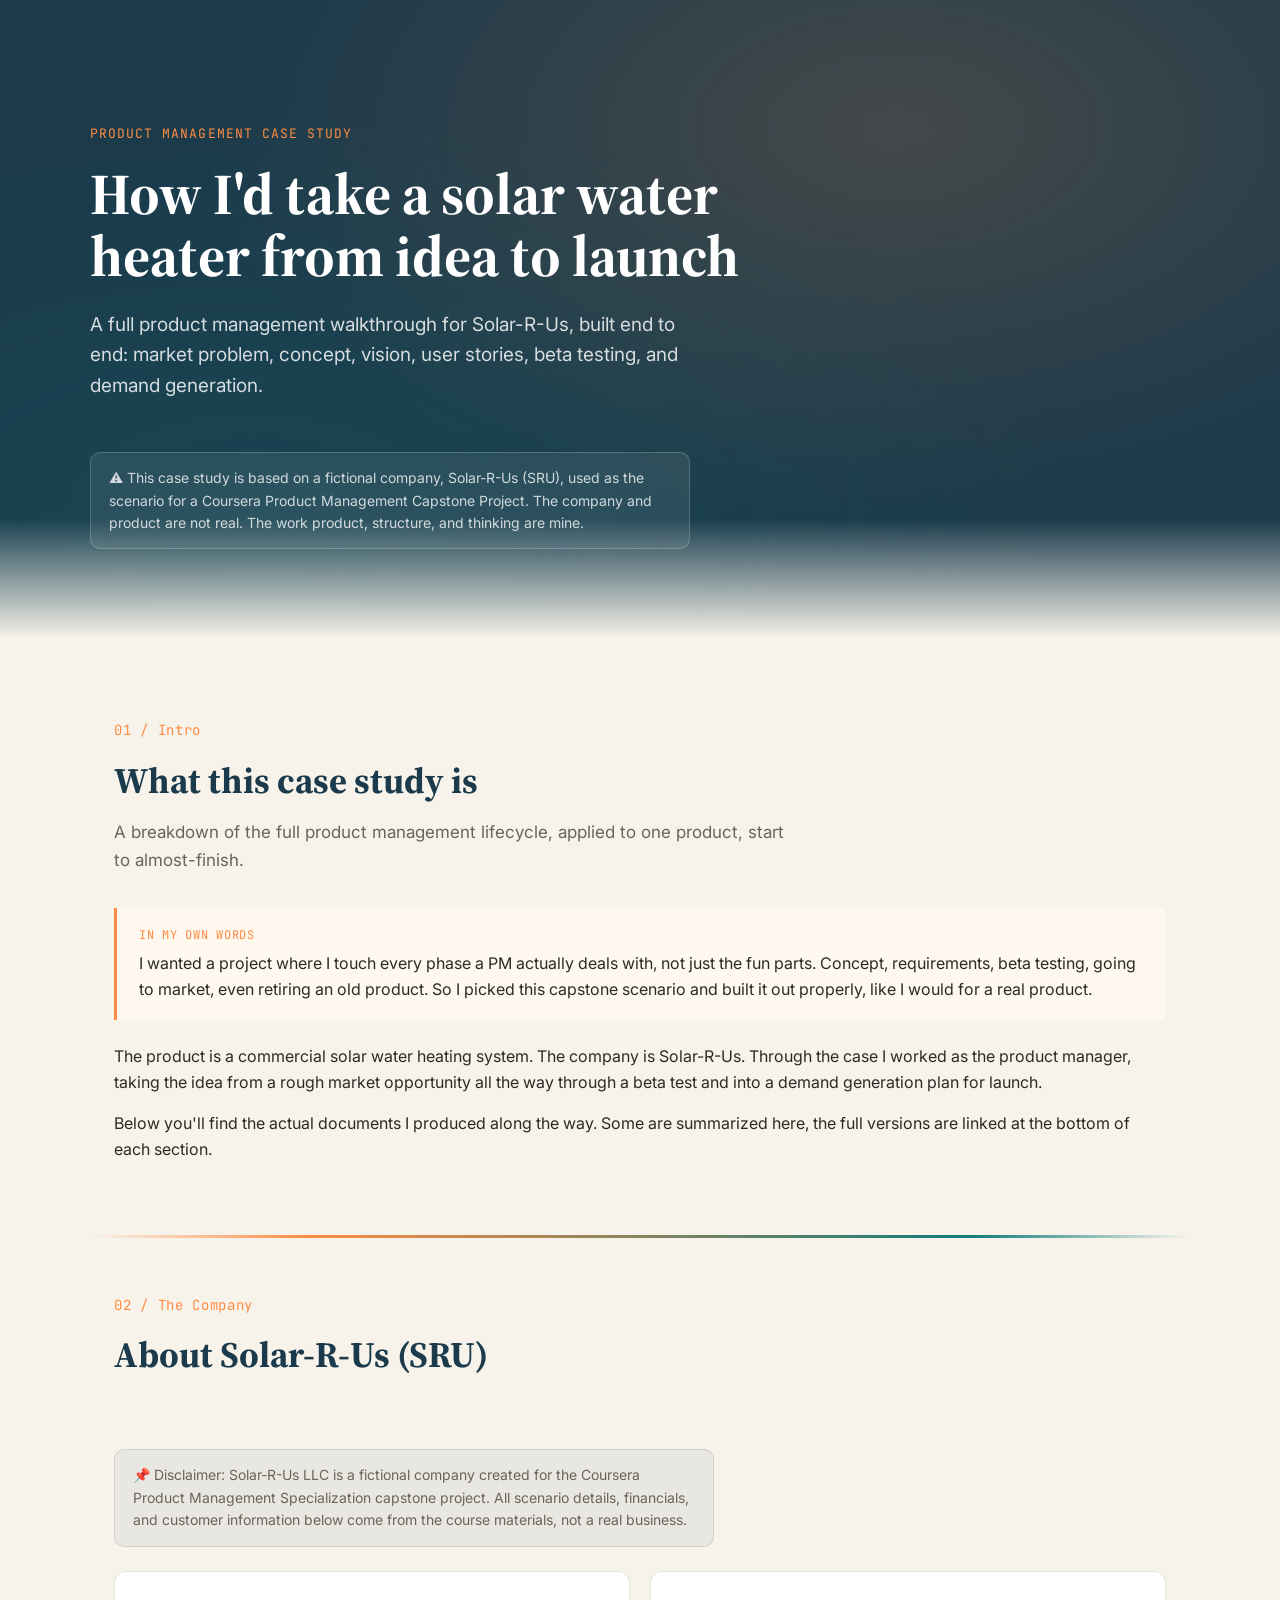
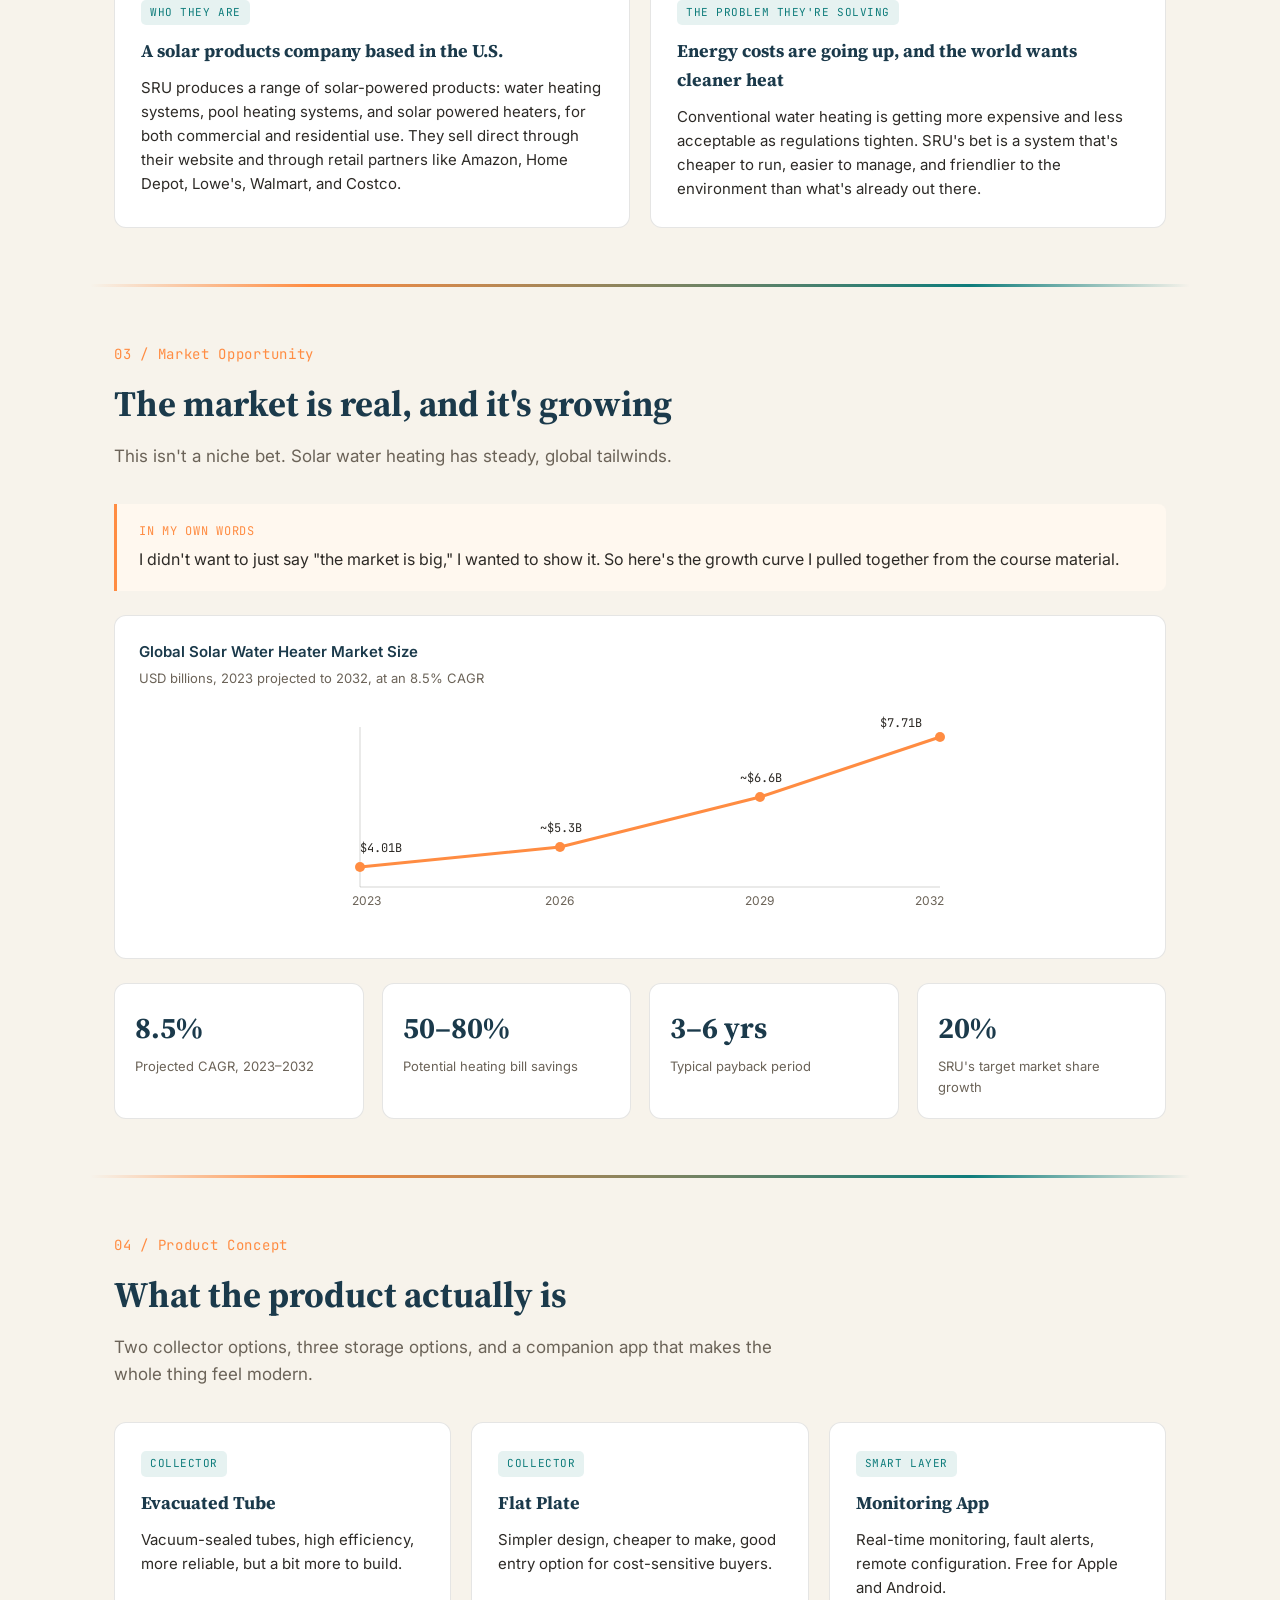
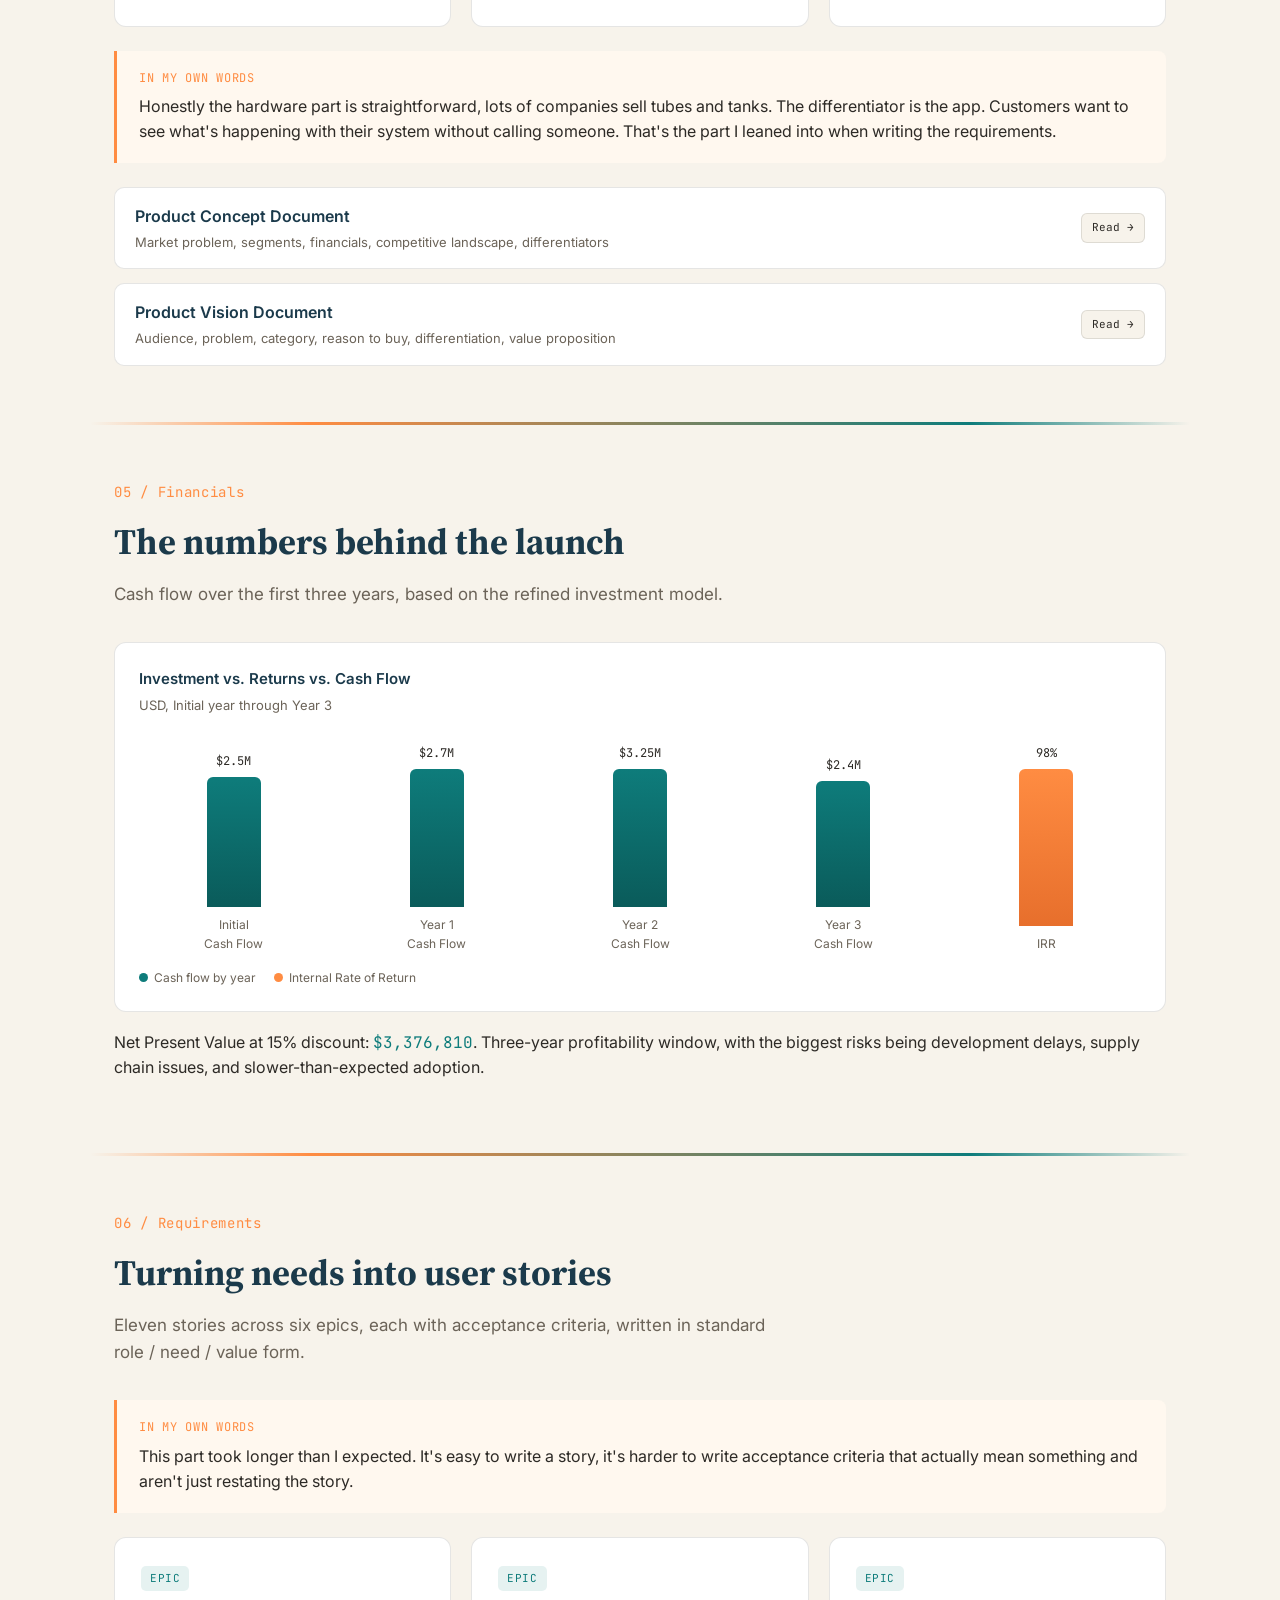
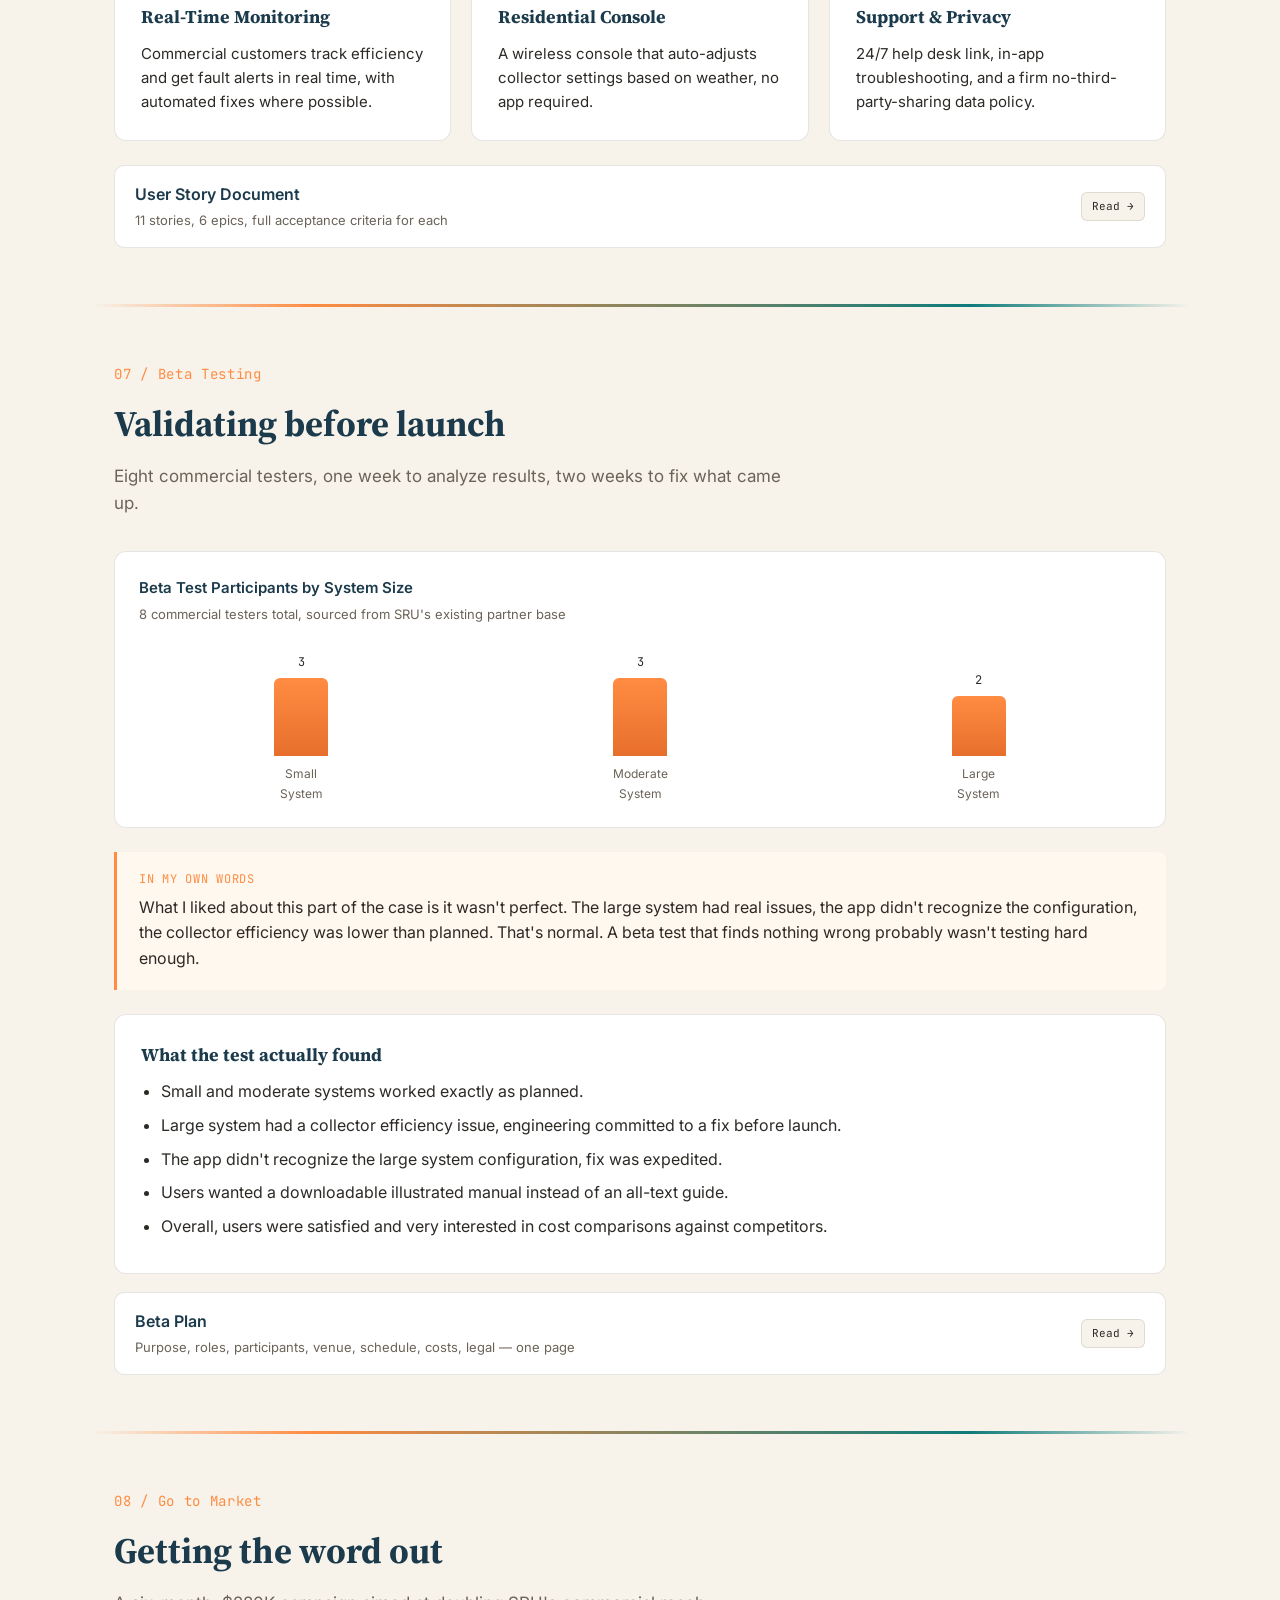
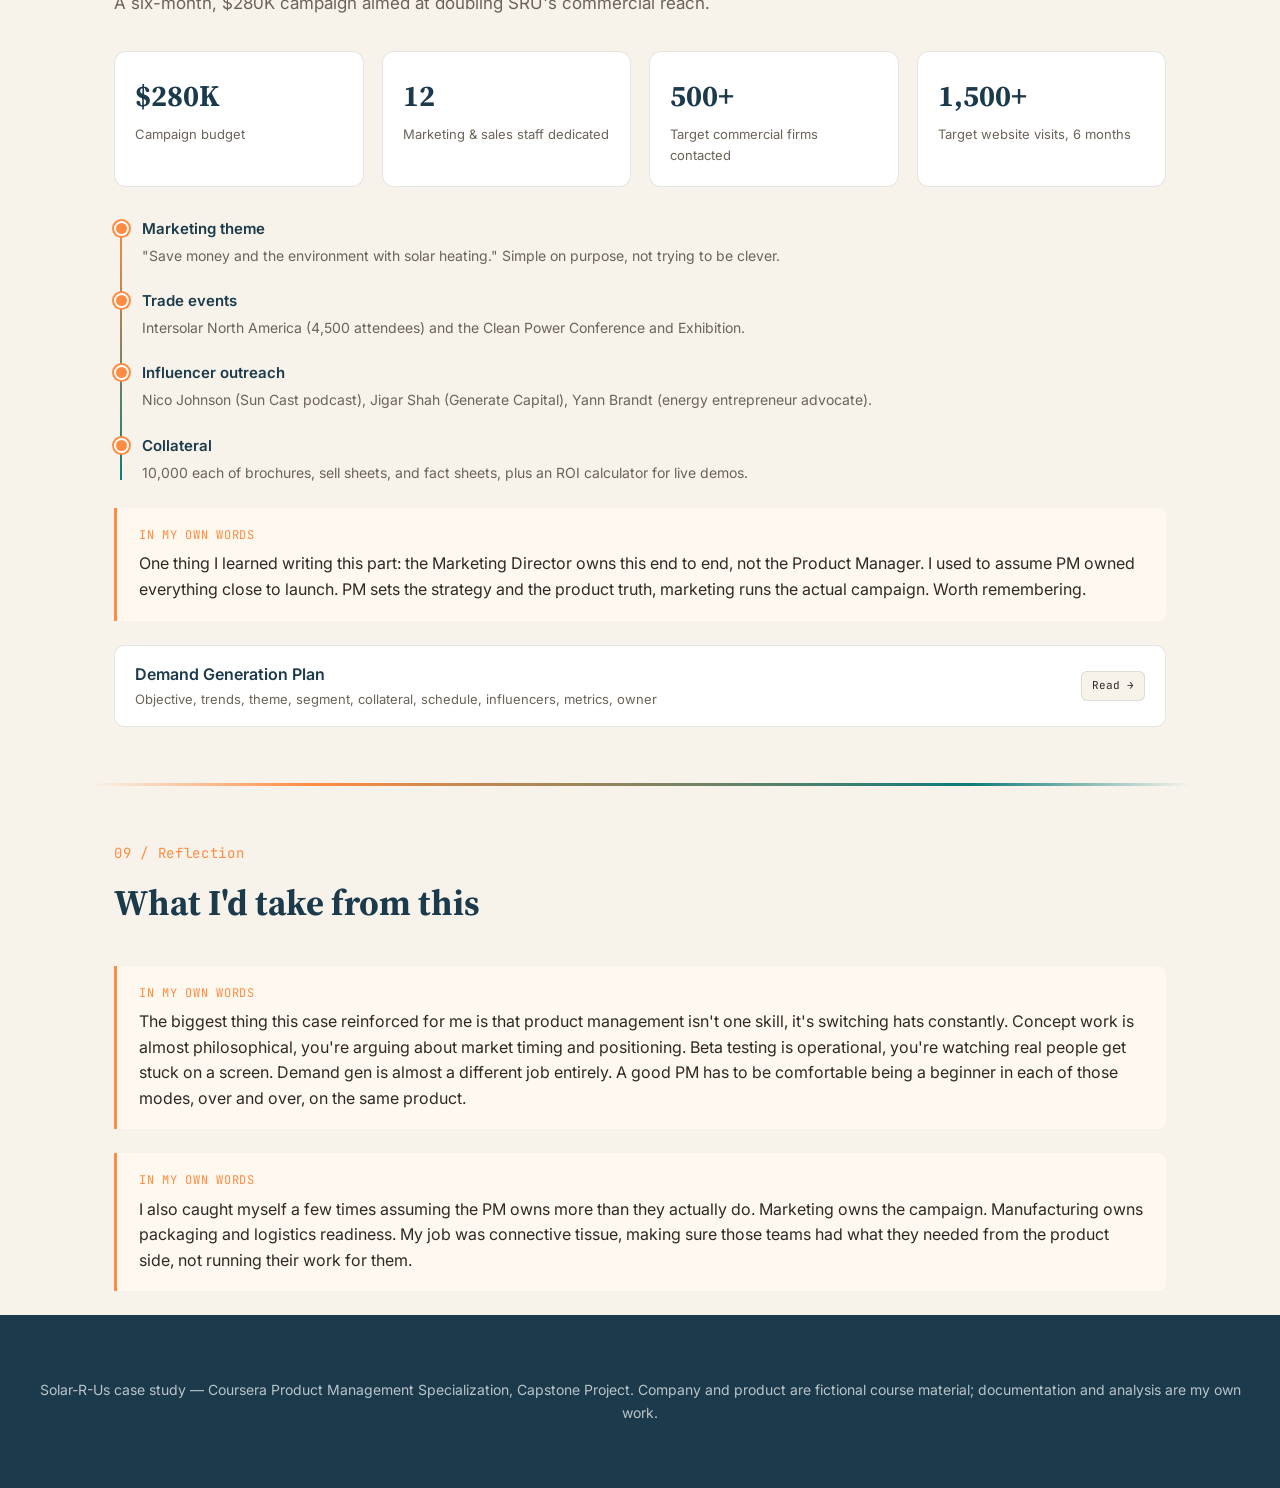
<file: index.html>
<!DOCTYPE html>
<html lang="en">
<head>
<meta charset="UTF-8">
<meta name="viewport" content="width=device-width, initial-scale=1.0">
<title>Solar-R-Us — Product Management Capstone Case Study</title>
<link rel="preconnect" href="https://fonts.googleapis.com">
<link rel="preconnect" href="https://fonts.gstatic.com" crossorigin>
<link href="https://fonts.googleapis.com/css2?family=Source+Serif+4:opsz,wght@8..60,400;8..60,600;8..60,700&family=Inter:wght@400;500;600;700&family=JetBrains+Mono:wght@400;500&display=swap" rel="stylesheet">
<link rel="stylesheet" href="styles.css">
</head>
<body>
<a href="#main" class="skip-link">Skip to content</a>

<!-- ============ HERO ============ -->
<header class="hero">
  <div class="hero-inner">
    <span class="eyebrow">Product Management Case Study</span>
    <h1>How I'd take a solar water heater from idea to launch</h1>
    <p class="lede">A full product management walkthrough for Solar-R-Us, built end to end: market problem, concept, vision, user stories, beta testing, and demand generation.</p>
    <div class="disclaimer-pill">
      ⚠️ This case study is based on a fictional company, Solar-R-Us (SRU), used as the scenario for a Coursera Product Management Capstone Project. The company and product are not real. The work product, structure, and thinking are mine.
    </div>
  </div>
</header>

<main id="main">

<!-- ============ SECTION 1: INTRO ============ -->
<section class="wrap" style="padding-top:80px;">
  <div class="section-head">
    <span class="section-num">01 / Intro</span>
    <h2>What this case study is</h2>
    <p class="sub">A breakdown of the full product management lifecycle, applied to one product, start to almost-finish.</p>
  </div>

  <div class="voice">
    <span class="voice-label">In my own words</span>
    I wanted a project where I touch every phase a PM actually deals with, not just the fun parts. Concept, requirements, beta testing, going to market, even retiring an old product. So I picked this capstone scenario and built it out properly, like I would for a real product.
  </div>

  <p>The product is a commercial solar water heating system. The company is Solar-R-Us. Through the case I worked as the product manager, taking the idea from a rough market opportunity all the way through a beta test and into a demand generation plan for launch.</p>

  <p>Below you'll find the actual documents I produced along the way. Some are summarized here, the full versions are linked at the bottom of each section.</p>
</section>

<div class="horizon-wrap"><div class="horizon"></div></div>

<!-- ============ SECTION 2: ABOUT THE COMPANY ============ -->
<section class="wrap">
  <div class="section-head">
    <span class="section-num">02 / The Company</span>
    <h2>About Solar-R-Us (SRU)</h2>
  </div>

  <div class="disclaimer-pill" style="background:rgba(27,58,75,0.06); border-color:var(--line); color:var(--muted);">
    📌 Disclaimer: Solar-R-Us LLC is a fictional company created for the Coursera Product Management Specialization capstone project. All scenario details, financials, and customer information below come from the course materials, not a real business.
  </div>

  <div class="grid-2" style="margin-top:24px;">
    <div class="card">
      <span class="tag">Who they are</span>
      <h3>A solar products company based in the U.S.</h3>
      <p>SRU produces a range of solar-powered products: water heating systems, pool heating systems, and solar powered heaters, for both commercial and residential use. They sell direct through their website and through retail partners like Amazon, Home Depot, Lowe's, Walmart, and Costco.</p>
    </div>
    <div class="card">
      <span class="tag">The problem they're solving</span>
      <h3>Energy costs are going up, and the world wants cleaner heat</h3>
      <p>Conventional water heating is getting more expensive and less acceptable as regulations tighten. SRU's bet is a system that's cheaper to run, easier to manage, and friendlier to the environment than what's already out there.</p>
    </div>
  </div>
</section>

<div class="horizon-wrap"><div class="horizon"></div></div>

<!-- ============ SECTION 3: MARKET OPPORTUNITY (chart) ============ -->
<section class="wrap">
  <div class="section-head">
    <span class="section-num">03 / Market Opportunity</span>
    <h2>The market is real, and it's growing</h2>
    <p class="sub">This isn't a niche bet. Solar water heating has steady, global tailwinds.</p>
  </div>

  <div class="voice">
    <span class="voice-label">In my own words</span>
    I didn't want to just say "the market is big," I wanted to show it. So here's the growth curve I pulled together from the course material.
  </div>

  <div class="chart-card">
    <div class="chart-title">Global Solar Water Heater Market Size</div>
    <div class="chart-sub">USD billions, 2023 projected to 2032, at an 8.5% CAGR</div>
    <svg viewBox="0 0 640 220" width="100%" height="220" role="img" aria-label="Line chart showing market growth from 4.01 billion dollars in 2023 to 7.71 billion dollars in 2032">
      <line x1="40" y1="180" x2="620" y2="180" stroke="rgba(45,42,38,0.2)" stroke-width="1"/>
      <line x1="40" y1="20" x2="40" y2="180" stroke="rgba(45,42,38,0.2)" stroke-width="1"/>
      <polyline points="40,160 240,140 440,90 620,30" fill="none" stroke="#FF8C42" stroke-width="3" stroke-linecap="round" stroke-linejoin="round"/>
      <circle cx="40" cy="160" r="5" fill="#FF8C42"/>
      <circle cx="240" cy="140" r="5" fill="#FF8C42"/>
      <circle cx="440" cy="90" r="5" fill="#FF8C42"/>
      <circle cx="620" cy="30" r="5" fill="#FF8C42"/>
      <text x="40" y="145" font-family="JetBrains Mono, monospace" font-size="12" fill="#2D2A26">$4.01B</text>
      <text x="220" y="125" font-family="JetBrains Mono, monospace" font-size="12" fill="#2D2A26">~$5.3B</text>
      <text x="420" y="75" font-family="JetBrains Mono, monospace" font-size="12" fill="#2D2A26">~$6.6B</text>
      <text x="560" y="20" font-family="JetBrains Mono, monospace" font-size="12" fill="#2D2A26">$7.71B</text>
      <text x="32" y="198" font-family="Inter" font-size="12" fill="#6b6358">2023</text>
      <text x="225" y="198" font-family="Inter" font-size="12" fill="#6b6358">2026</text>
      <text x="425" y="198" font-family="Inter" font-size="12" fill="#6b6358">2029</text>
      <text x="595" y="198" font-family="Inter" font-size="12" fill="#6b6358">2032</text>
    </svg>
  </div>

  <div class="stats" style="margin-top:24px;">
    <div class="stat"><div class="num">8.5%</div><div class="label">Projected CAGR, 2023–2032</div></div>
    <div class="stat"><div class="num">50–80%</div><div class="label">Potential heating bill savings</div></div>
    <div class="stat"><div class="num">3–6 yrs</div><div class="label">Typical payback period</div></div>
    <div class="stat"><div class="num">20%</div><div class="label">SRU's target market share growth</div></div>
  </div>
</section>

<div class="horizon-wrap"><div class="horizon"></div></div>

<!-- ============ SECTION 4: PRODUCT CONCEPT ============ -->
<section class="wrap">
  <div class="section-head">
    <span class="section-num">04 / Product Concept</span>
    <h2>What the product actually is</h2>
    <p class="sub">Two collector options, three storage options, and a companion app that makes the whole thing feel modern.</p>
  </div>

  <div class="grid-3">
    <div class="card">
      <span class="tag">Collector</span>
      <h3>Evacuated Tube</h3>
      <p>Vacuum-sealed tubes, high efficiency, more reliable, but a bit more to build.</p>
    </div>
    <div class="card">
      <span class="tag">Collector</span>
      <h3>Flat Plate</h3>
      <p>Simpler design, cheaper to make, good entry option for cost-sensitive buyers.</p>
    </div>
    <div class="card">
      <span class="tag">Smart layer</span>
      <h3>Monitoring App</h3>
      <p>Real-time monitoring, fault alerts, remote configuration. Free for Apple and Android.</p>
    </div>
  </div>

  <div class="voice" style="margin-top:24px;">
    <span class="voice-label">In my own words</span>
    Honestly the hardware part is straightforward, lots of companies sell tubes and tanks. The differentiator is the app. Customers want to see what's happening with their system without calling someone. That's the part I leaned into when writing the requirements.
  </div>

  <div class="doc-list">
    <a class="doc-row" href="pages/concept.html">
      <div>
        <div class="name">Product Concept Document</div>
        <div class="desc">Market problem, segments, financials, competitive landscape, differentiators</div>
      </div>
      <span class="badge">Read →</span>
    </a>
    <a class="doc-row" href="pages/vision.html">
      <div>
        <div class="name">Product Vision Document</div>
        <div class="desc">Audience, problem, category, reason to buy, differentiation, value proposition</div>
      </div>
      <span class="badge">Read →</span>
    </a>
  </div>
</section>

<div class="horizon-wrap"><div class="horizon"></div></div>

<!-- ============ SECTION 5: FINANCIALS (chart) ============ -->
<section class="wrap">
  <div class="section-head">
    <span class="section-num">05 / Financials</span>
    <h2>The numbers behind the launch</h2>
    <p class="sub">Cash flow over the first three years, based on the refined investment model.</p>
  </div>

  <div class="chart-card">
    <div class="chart-title">Investment vs. Returns vs. Cash Flow</div>
    <div class="chart-sub">USD, Initial year through Year 3</div>
    <div class="bars">
      <div class="bar-col">
        <div class="bar-val">$2.5M</div>
        <div class="bar alt" style="height:62%;"></div>
        <div class="bar-label">Initial<br>Cash Flow</div>
      </div>
      <div class="bar-col">
        <div class="bar-val">$2.7M</div>
        <div class="bar alt" style="height:67%;"></div>
        <div class="bar-label">Year 1<br>Cash Flow</div>
      </div>
      <div class="bar-col">
        <div class="bar-val">$3.25M</div>
        <div class="bar alt" style="height:81%;"></div>
        <div class="bar-label">Year 2<br>Cash Flow</div>
      </div>
      <div class="bar-col">
        <div class="bar-val">$2.4M</div>
        <div class="bar alt" style="height:60%;"></div>
        <div class="bar-label">Year 3<br>Cash Flow</div>
      </div>
      <div class="bar-col">
        <div class="bar-val">98%</div>
        <div class="bar" style="height:95%;"></div>
        <div class="bar-label">IRR</div>
      </div>
    </div>
    <div class="legend">
      <span><span class="dot" style="background:var(--water);"></span>Cash flow by year</span>
      <span><span class="dot" style="background:var(--orange);"></span>Internal Rate of Return</span>
    </div>
  </div>

  <p style="margin-top:18px;">Net Present Value at 15% discount: <span class="mono acc-w">$3,376,810</span>. Three-year profitability window, with the biggest risks being development delays, supply chain issues, and slower-than-expected adoption.</p>
</section>

<div class="horizon-wrap"><div class="horizon"></div></div>

<!-- ============ SECTION 6: USER STORIES ============ -->
<section class="wrap">
  <div class="section-head">
    <span class="section-num">06 / Requirements</span>
    <h2>Turning needs into user stories</h2>
    <p class="sub">Eleven stories across six epics, each with acceptance criteria, written in standard role / need / value form.</p>
  </div>

  <div class="voice">
    <span class="voice-label">In my own words</span>
    This part took longer than I expected. It's easy to write a story, it's harder to write acceptance criteria that actually mean something and aren't just restating the story.
  </div>

  <div class="grid-3">
    <div class="card">
      <span class="tag">Epic</span>
      <h3>Real-Time Monitoring</h3>
      <p>Commercial customers track efficiency and get fault alerts in real time, with automated fixes where possible.</p>
    </div>
    <div class="card">
      <span class="tag">Epic</span>
      <h3>Residential Console</h3>
      <p>A wireless console that auto-adjusts collector settings based on weather, no app required.</p>
    </div>
    <div class="card">
      <span class="tag">Epic</span>
      <h3>Support &amp; Privacy</h3>
      <p>24/7 help desk link, in-app troubleshooting, and a firm no-third-party-sharing data policy.</p>
    </div>
  </div>

  <div class="doc-list" style="margin-top:24px;">
    <a class="doc-row" href="pages/user-stories.html">
      <div>
        <div class="name">User Story Document</div>
        <div class="desc">11 stories, 6 epics, full acceptance criteria for each</div>
      </div>
      <span class="badge">Read →</span>
    </a>
  </div>
</section>

<div class="horizon-wrap"><div class="horizon"></div></div>

<!-- ============ SECTION 7: BETA TESTING (chart) ============ -->
<section class="wrap">
  <div class="section-head">
    <span class="section-num">07 / Beta Testing</span>
    <h2>Validating before launch</h2>
    <p class="sub">Eight commercial testers, one week to analyze results, two weeks to fix what came up.</p>
  </div>

  <div class="chart-card">
    <div class="chart-title">Beta Test Participants by System Size</div>
    <div class="chart-sub">8 commercial testers total, sourced from SRU's existing partner base</div>
    <div class="bars" style="height:160px;">
      <div class="bar-col">
        <div class="bar-val">3</div>
        <div class="bar" style="height:60%;"></div>
        <div class="bar-label">Small<br>System</div>
      </div>
      <div class="bar-col">
        <div class="bar-val">3</div>
        <div class="bar" style="height:60%;"></div>
        <div class="bar-label">Moderate<br>System</div>
      </div>
      <div class="bar-col">
        <div class="bar-val">2</div>
        <div class="bar" style="height:40%;"></div>
        <div class="bar-label">Large<br>System</div>
      </div>
    </div>
  </div>

  <div class="voice" style="margin-top:24px;">
    <span class="voice-label">In my own words</span>
    What I liked about this part of the case is it wasn't perfect. The large system had real issues, the app didn't recognize the configuration, the collector efficiency was lower than planned. That's normal. A beta test that finds nothing wrong probably wasn't testing hard enough.
  </div>

  <div class="card" style="margin-top:18px;">
    <h3>What the test actually found</h3>
    <ul class="plain">
      <li>Small and moderate systems worked exactly as planned.</li>
      <li>Large system had a collector efficiency issue, engineering committed to a fix before launch.</li>
      <li>The app didn't recognize the large system configuration, fix was expedited.</li>
      <li>Users wanted a downloadable illustrated manual instead of an all-text guide.</li>
      <li>Overall, users were satisfied and very interested in cost comparisons against competitors.</li>
    </ul>
  </div>

  <div class="doc-list" style="margin-top:18px;">
    <a class="doc-row" href="pages/beta-plan.html">
      <div>
        <div class="name">Beta Plan</div>
        <div class="desc">Purpose, roles, participants, venue, schedule, costs, legal — one page</div>
      </div>
      <span class="badge">Read →</span>
    </a>
  </div>
</section>

<div class="horizon-wrap"><div class="horizon"></div></div>

<!-- ============ SECTION 8: DEMAND GENERATION ============ -->
<section class="wrap">
  <div class="section-head">
    <span class="section-num">08 / Go to Market</span>
    <h2>Getting the word out</h2>
    <p class="sub">A six-month, $280K campaign aimed at doubling SRU's commercial reach.</p>
  </div>

  <div class="stats">
    <div class="stat"><div class="num">$280K</div><div class="label">Campaign budget</div></div>
    <div class="stat"><div class="num">12</div><div class="label">Marketing &amp; sales staff dedicated</div></div>
    <div class="stat"><div class="num">500+</div><div class="label">Target commercial firms contacted</div></div>
    <div class="stat"><div class="num">1,500+</div><div class="label">Target website visits, 6 months</div></div>
  </div>

  <div class="tl" style="margin-top:30px;">
    <div class="tl-item">
      <h4>Marketing theme</h4>
      <p>"Save money and the environment with solar heating." Simple on purpose, not trying to be clever.</p>
    </div>
    <div class="tl-item">
      <h4>Trade events</h4>
      <p>Intersolar North America (4,500 attendees) and the Clean Power Conference and Exhibition.</p>
    </div>
    <div class="tl-item">
      <h4>Influencer outreach</h4>
      <p>Nico Johnson (Sun Cast podcast), Jigar Shah (Generate Capital), Yann Brandt (energy entrepreneur advocate).</p>
    </div>
    <div class="tl-item">
      <h4>Collateral</h4>
      <p>10,000 each of brochures, sell sheets, and fact sheets, plus an ROI calculator for live demos.</p>
    </div>
  </div>

  <div class="voice" style="margin-top:24px;">
    <span class="voice-label">In my own words</span>
    One thing I learned writing this part: the Marketing Director owns this end to end, not the Product Manager. I used to assume PM owned everything close to launch. PM sets the strategy and the product truth, marketing runs the actual campaign. Worth remembering.
  </div>

  <div class="doc-list">
    <a class="doc-row" href="pages/demand-gen.html">
      <div>
        <div class="name">Demand Generation Plan</div>
        <div class="desc">Objective, trends, theme, segment, collateral, schedule, influencers, metrics, owner</div>
      </div>
      <span class="badge">Read →</span>
    </a>
  </div>
</section>

<div class="horizon-wrap"><div class="horizon"></div></div>

<!-- ============ SECTION 9: REFLECTION ============ -->
<section class="wrap">
  <div class="section-head">
    <span class="section-num">09 / Reflection</span>
    <h2>What I'd take from this</h2>
  </div>

  <div class="voice">
    <span class="voice-label">In my own words</span>
    The biggest thing this case reinforced for me is that product management isn't one skill, it's switching hats constantly. Concept work is almost philosophical, you're arguing about market timing and positioning. Beta testing is operational, you're watching real people get stuck on a screen. Demand gen is almost a different job entirely. A good PM has to be comfortable being a beginner in each of those modes, over and over, on the same product.
  </div>

  <div class="voice">
    <span class="voice-label">In my own words</span>
    I also caught myself a few times assuming the PM owns more than they actually do. Marketing owns the campaign. Manufacturing owns packaging and logistics readiness. My job was connective tissue, making sure those teams had what they needed from the product side, not running their work for them.
  </div>
</section>

</main>

<footer>
  <p>Solar-R-Us case study — Coursera Product Management Specialization, Capstone Project. Company and product are fictional course material; documentation and analysis are my own work.</p>
</footer>

</body>
</html>
</file>
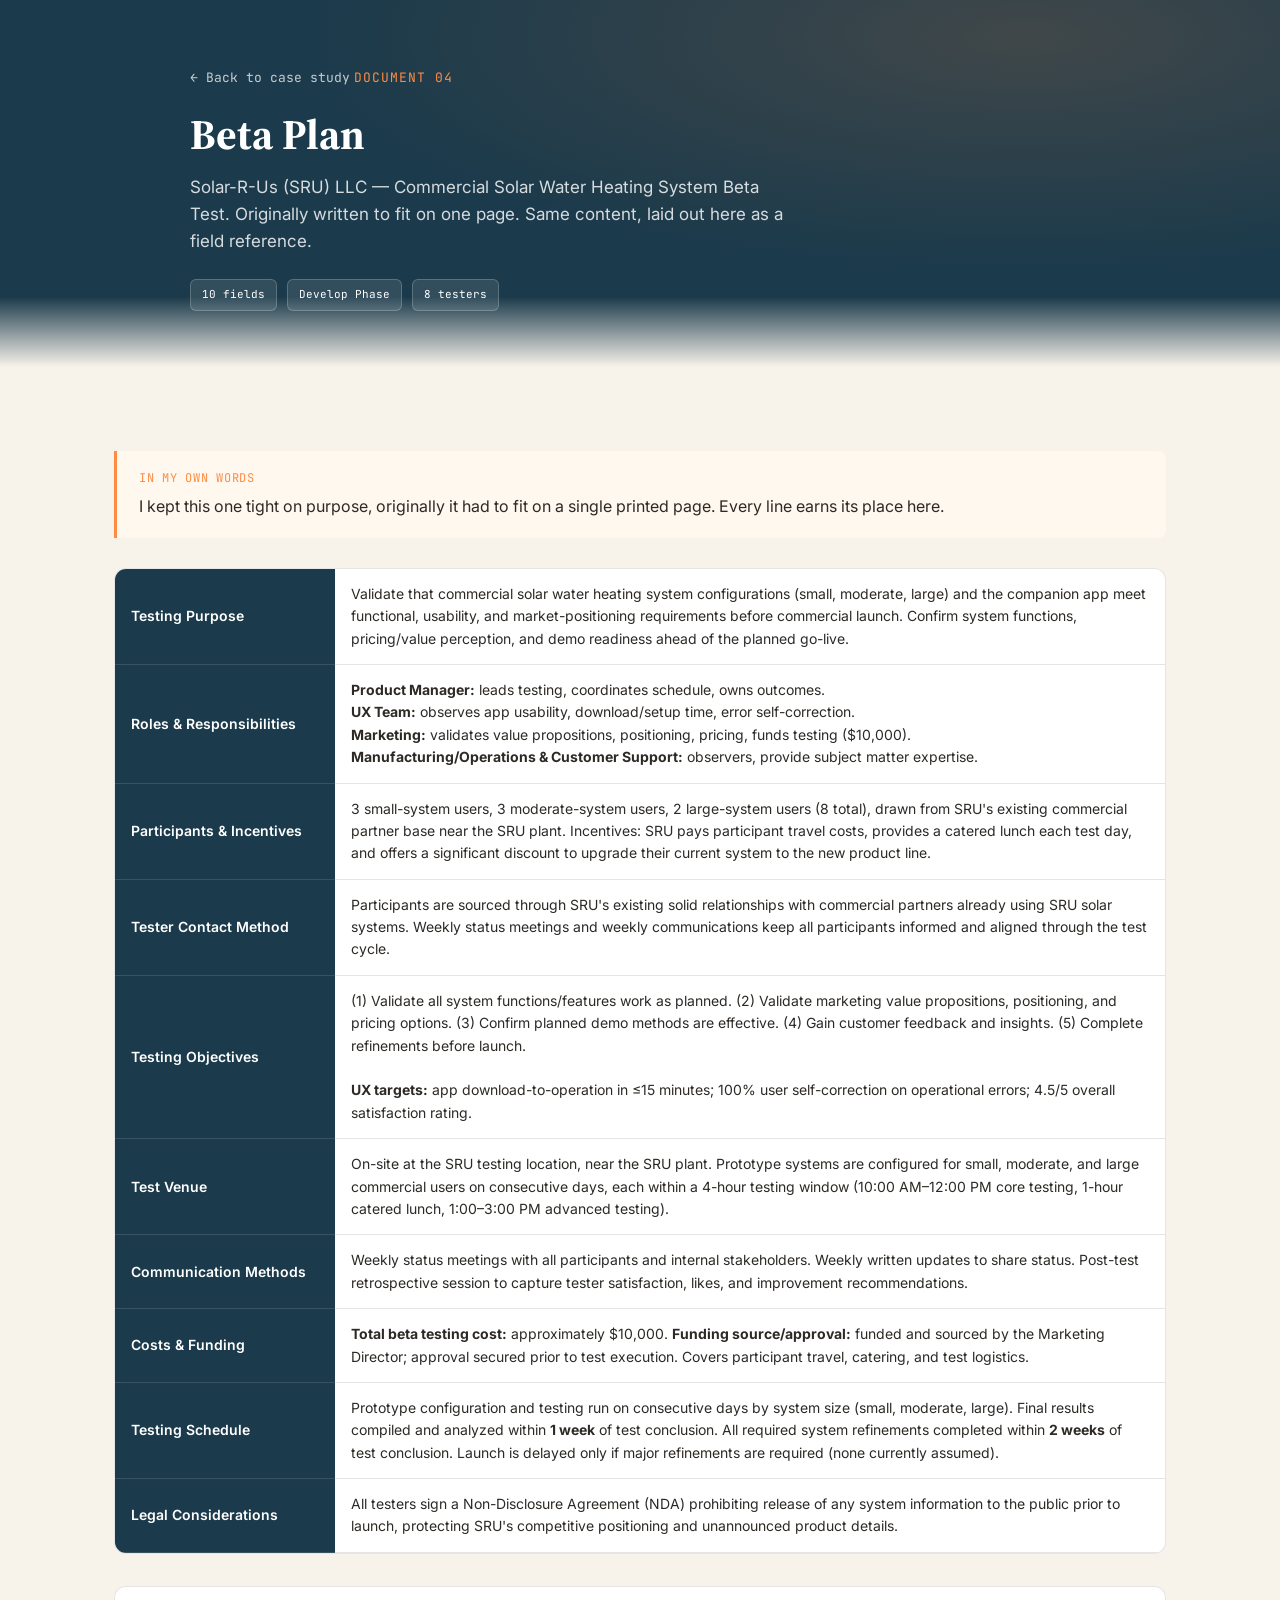
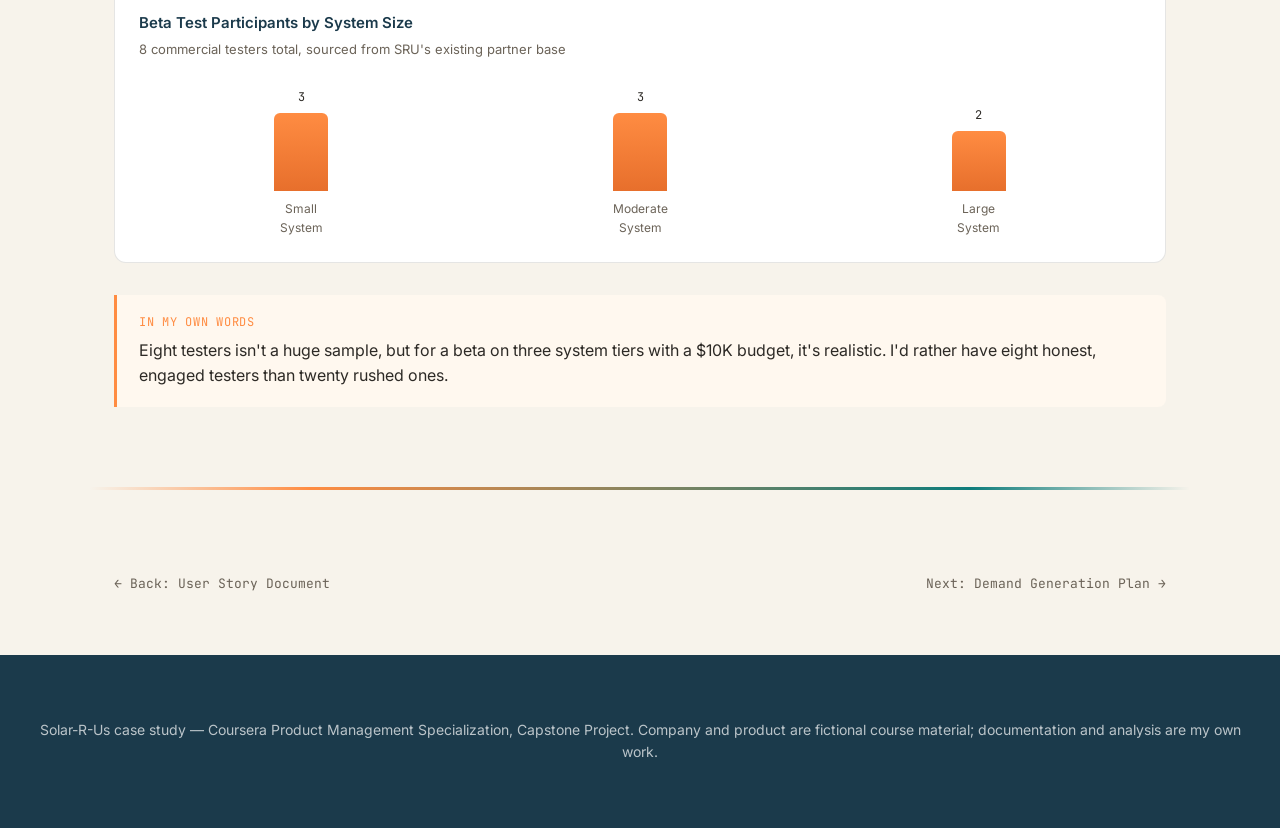
<file: pages/beta-plan.html>
<!DOCTYPE html>
<html lang="en">
<head>
<meta charset="UTF-8">
<meta name="viewport" content="width=device-width, initial-scale=1.0">
<title>Beta Plan — Solar-R-Us Case Study</title>
<link rel="preconnect" href="https://fonts.googleapis.com">
<link rel="preconnect" href="https://fonts.gstatic.com" crossorigin>
<link href="https://fonts.googleapis.com/css2?family=Source+Serif+4:opsz,wght@8..60,400;8..60,600;8..60,700&family=Inter:wght@400;500;600;700&family=JetBrains+Mono:wght@400;500&display=swap" rel="stylesheet">
<link rel="stylesheet" href="../styles.css">
</head>
<body>
<a href="#main" class="skip-link">Skip to content</a>

<header class="doc-hero">
  <div class="doc-hero-inner">
    <a class="back-link" href="../index.html">← Back to case study</a>
    <span class="eyebrow">Document 04</span>
    <h1>Beta Plan</h1>
    <p class="lede">Solar-R-Us (SRU) LLC — Commercial Solar Water Heating System Beta Test. Originally written to fit on one page. Same content, laid out here as a field reference.</p>
    <div class="doc-meta">
      <span class="badge">10 fields</span>
      <span class="badge">Develop Phase</span>
      <span class="badge">8 testers</span>
    </div>
  </div>
</header>

<main id="main">
<section class="wrap" style="padding-top:60px;">

  <div class="voice">
    <span class="voice-label">In my own words</span>
    I kept this one tight on purpose, originally it had to fit on a single printed page. Every line earns its place here.
  </div>

  <div class="field-table" style="margin-top:30px;">
    <div class="ft-label">Testing Purpose</div>
    <div class="ft-value">Validate that commercial solar water heating system configurations (small, moderate, large) and the companion app meet functional, usability, and market-positioning requirements before commercial launch. Confirm system functions, pricing/value perception, and demo readiness ahead of the planned go-live.</div>

    <div class="ft-label">Roles &amp; Responsibilities</div>
    <div class="ft-value">
      <b>Product Manager:</b> leads testing, coordinates schedule, owns outcomes.<br>
      <b>UX Team:</b> observes app usability, download/setup time, error self-correction.<br>
      <b>Marketing:</b> validates value propositions, positioning, pricing, funds testing ($10,000).<br>
      <b>Manufacturing/Operations &amp; Customer Support:</b> observers, provide subject matter expertise.
    </div>

    <div class="ft-label">Participants &amp; Incentives</div>
    <div class="ft-value">3 small-system users, 3 moderate-system users, 2 large-system users (8 total), drawn from SRU's existing commercial partner base near the SRU plant. Incentives: SRU pays participant travel costs, provides a catered lunch each test day, and offers a significant discount to upgrade their current system to the new product line.</div>

    <div class="ft-label">Tester Contact Method</div>
    <div class="ft-value">Participants are sourced through SRU's existing solid relationships with commercial partners already using SRU solar systems. Weekly status meetings and weekly communications keep all participants informed and aligned through the test cycle.</div>

    <div class="ft-label">Testing Objectives</div>
    <div class="ft-value">
      (1) Validate all system functions/features work as planned. (2) Validate marketing value propositions, positioning, and pricing options. (3) Confirm planned demo methods are effective. (4) Gain customer feedback and insights. (5) Complete refinements before launch.<br><br>
      <b>UX targets:</b> app download-to-operation in ≤15 minutes; 100% user self-correction on operational errors; 4.5/5 overall satisfaction rating.
    </div>

    <div class="ft-label">Test Venue</div>
    <div class="ft-value">On-site at the SRU testing location, near the SRU plant. Prototype systems are configured for small, moderate, and large commercial users on consecutive days, each within a 4-hour testing window (10:00 AM–12:00 PM core testing, 1-hour catered lunch, 1:00–3:00 PM advanced testing).</div>

    <div class="ft-label">Communication Methods</div>
    <div class="ft-value">Weekly status meetings with all participants and internal stakeholders. Weekly written updates to share status. Post-test retrospective session to capture tester satisfaction, likes, and improvement recommendations.</div>

    <div class="ft-label">Costs &amp; Funding</div>
    <div class="ft-value"><b>Total beta testing cost:</b> approximately $10,000. <b>Funding source/approval:</b> funded and sourced by the Marketing Director; approval secured prior to test execution. Covers participant travel, catering, and test logistics.</div>

    <div class="ft-label">Testing Schedule</div>
    <div class="ft-value">Prototype configuration and testing run on consecutive days by system size (small, moderate, large). Final results compiled and analyzed within <b>1 week</b> of test conclusion. All required system refinements completed within <b>2 weeks</b> of test conclusion. Launch is delayed only if major refinements are required (none currently assumed).</div>

    <div class="ft-label">Legal Considerations</div>
    <div class="ft-value">All testers sign a Non-Disclosure Agreement (NDA) prohibiting release of any system information to the public prior to launch, protecting SRU's competitive positioning and unannounced product details.</div>
  </div>

  <div class="chart-card" style="margin-top:32px;">
    <div class="chart-title">Beta Test Participants by System Size</div>
    <div class="chart-sub">8 commercial testers total, sourced from SRU's existing partner base</div>
    <div class="bars" style="height:160px;">
      <div class="bar-col">
        <div class="bar-val">3</div>
        <div class="bar" style="height:60%;"></div>
        <div class="bar-label">Small<br>System</div>
      </div>
      <div class="bar-col">
        <div class="bar-val">3</div>
        <div class="bar" style="height:60%;"></div>
        <div class="bar-label">Moderate<br>System</div>
      </div>
      <div class="bar-col">
        <div class="bar-val">2</div>
        <div class="bar" style="height:40%;"></div>
        <div class="bar-label">Large<br>System</div>
      </div>
    </div>
  </div>

  <div class="voice" style="margin-top:32px;">
    <span class="voice-label">In my own words</span>
    Eight testers isn't a huge sample, but for a beta on three system tiers with a $10K budget, it's realistic. I'd rather have eight honest, engaged testers than twenty rushed ones.
  </div>

</section>

<div class="horizon-wrap"><div class="horizon"></div></div>

<nav class="doc-nav" style="padding-bottom:60px;">
  <a href="user-stories.html">← Back: User Story Document</a>
  <a href="demand-gen.html">Next: Demand Generation Plan →</a>
</nav>

</main>

<footer>
  <p>Solar-R-Us case study — Coursera Product Management Specialization, Capstone Project. Company and product are fictional course material; documentation and analysis are my own work.</p>
</footer>

</body>
</html>
</file>
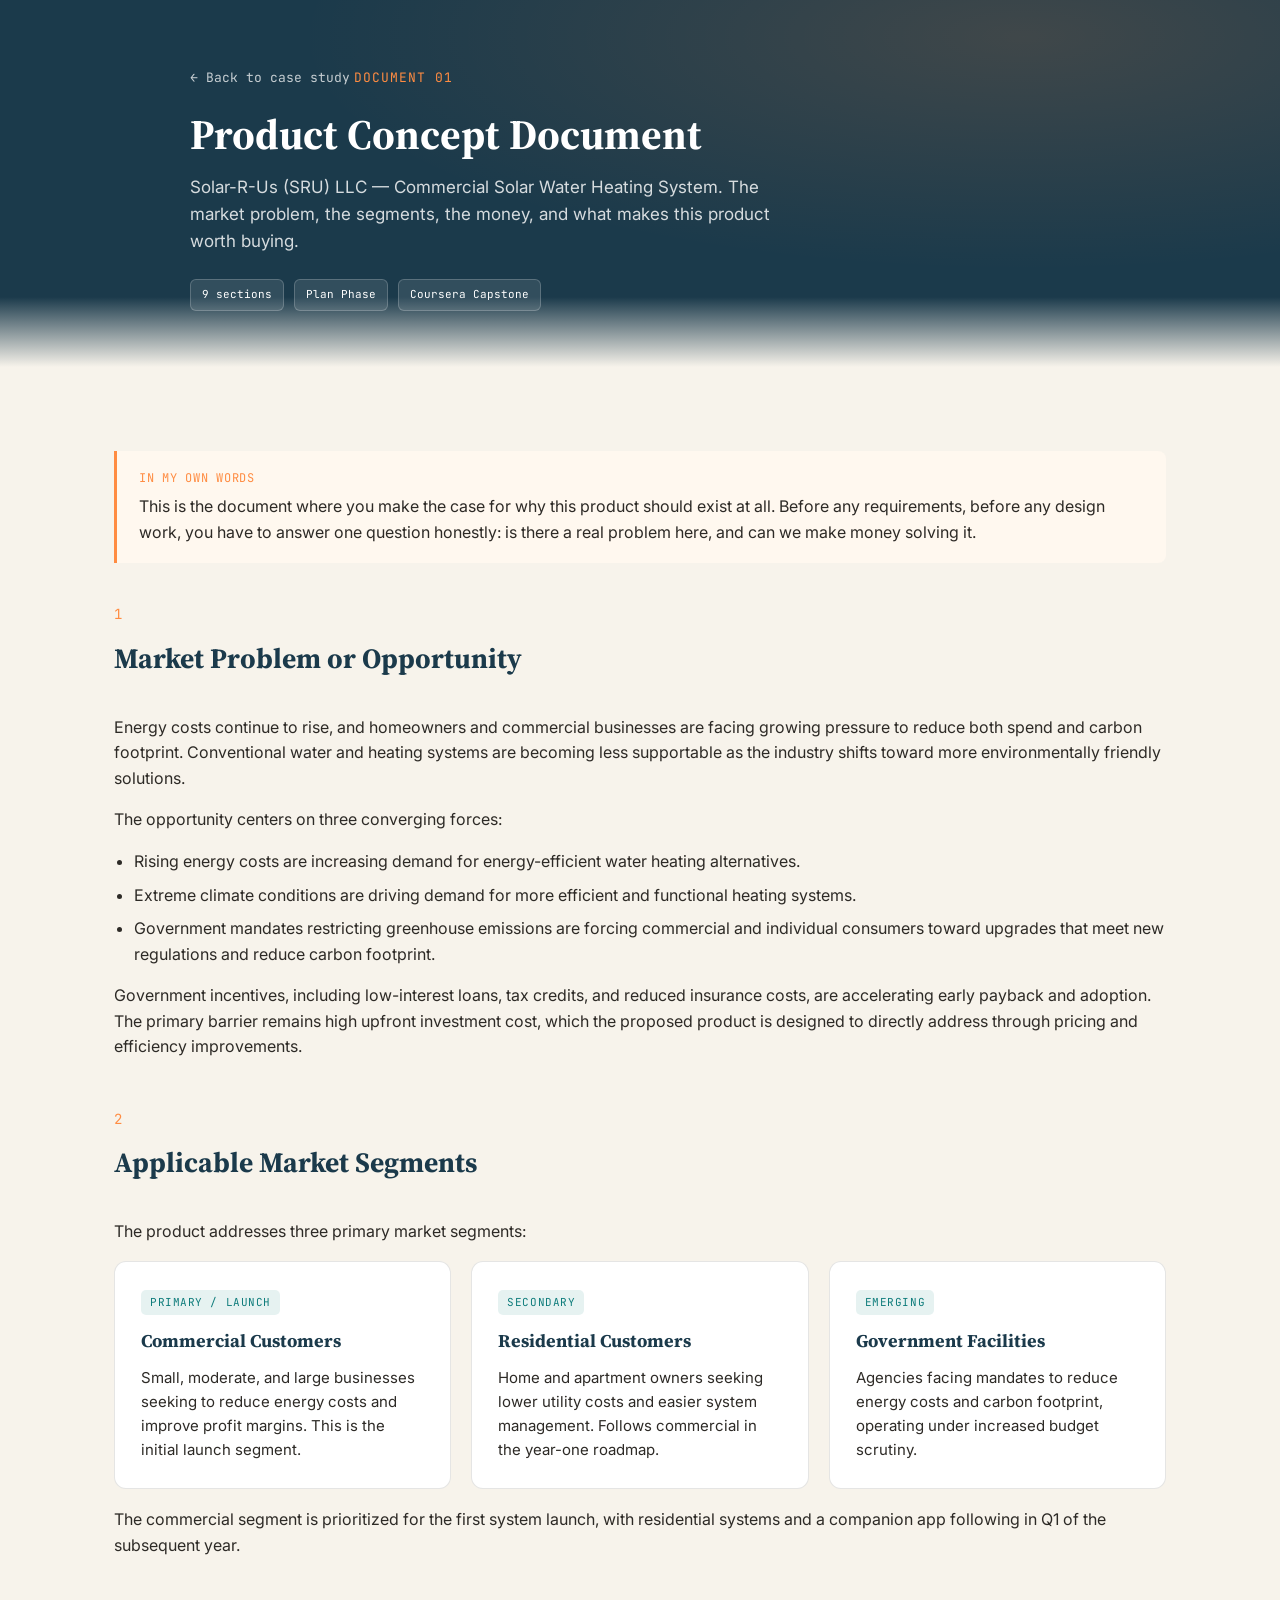
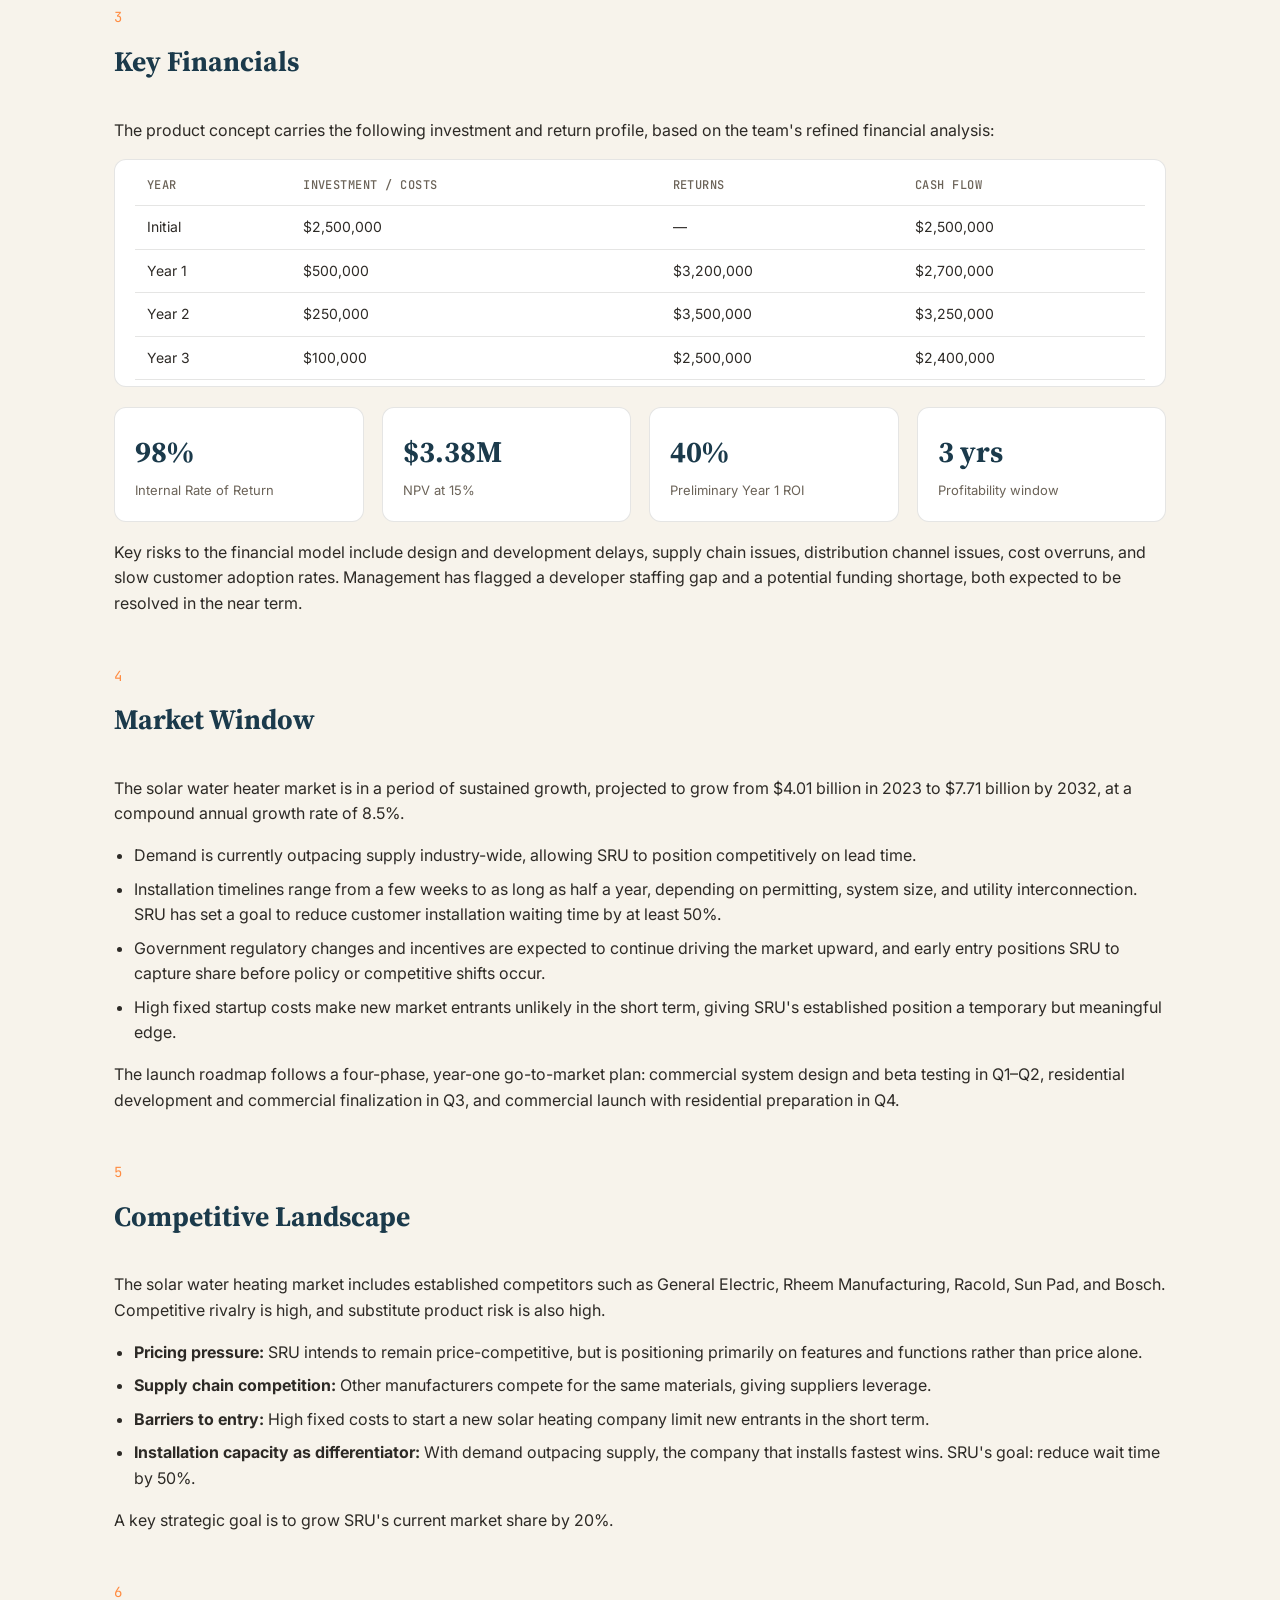
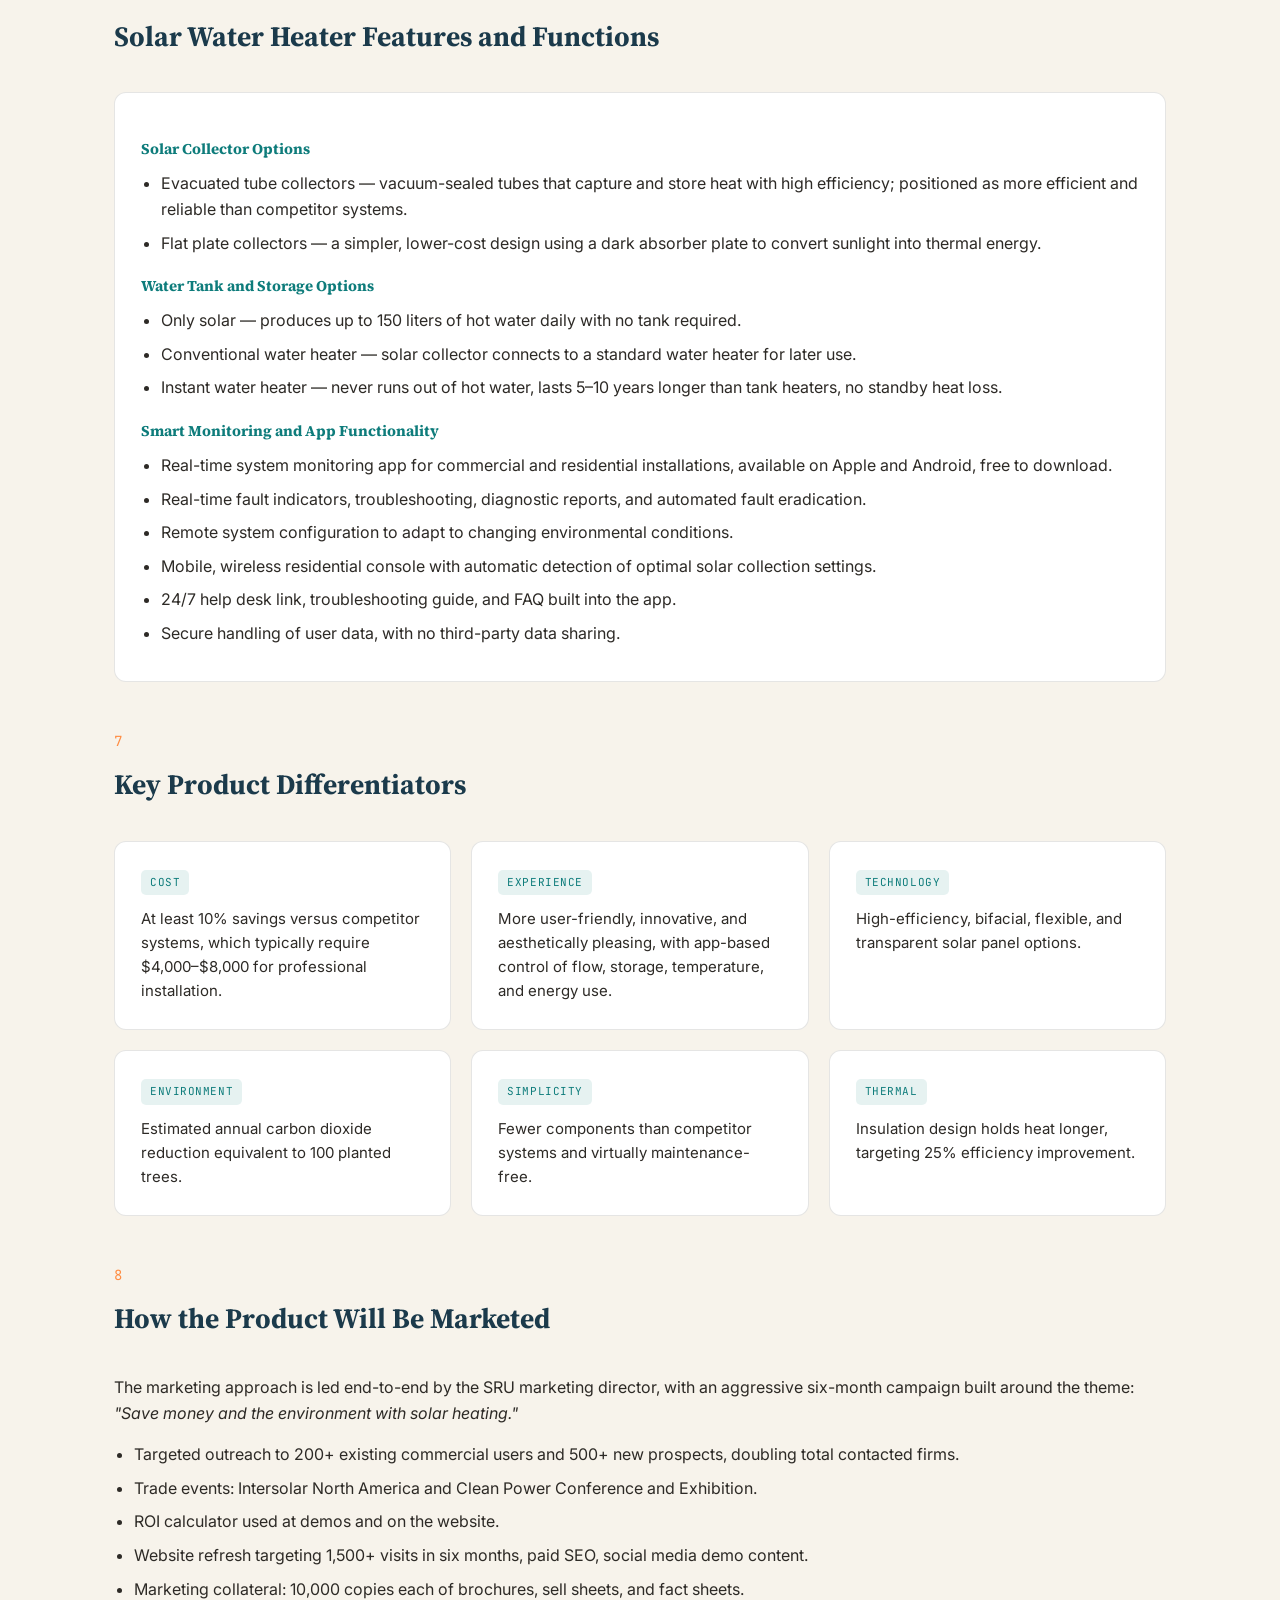
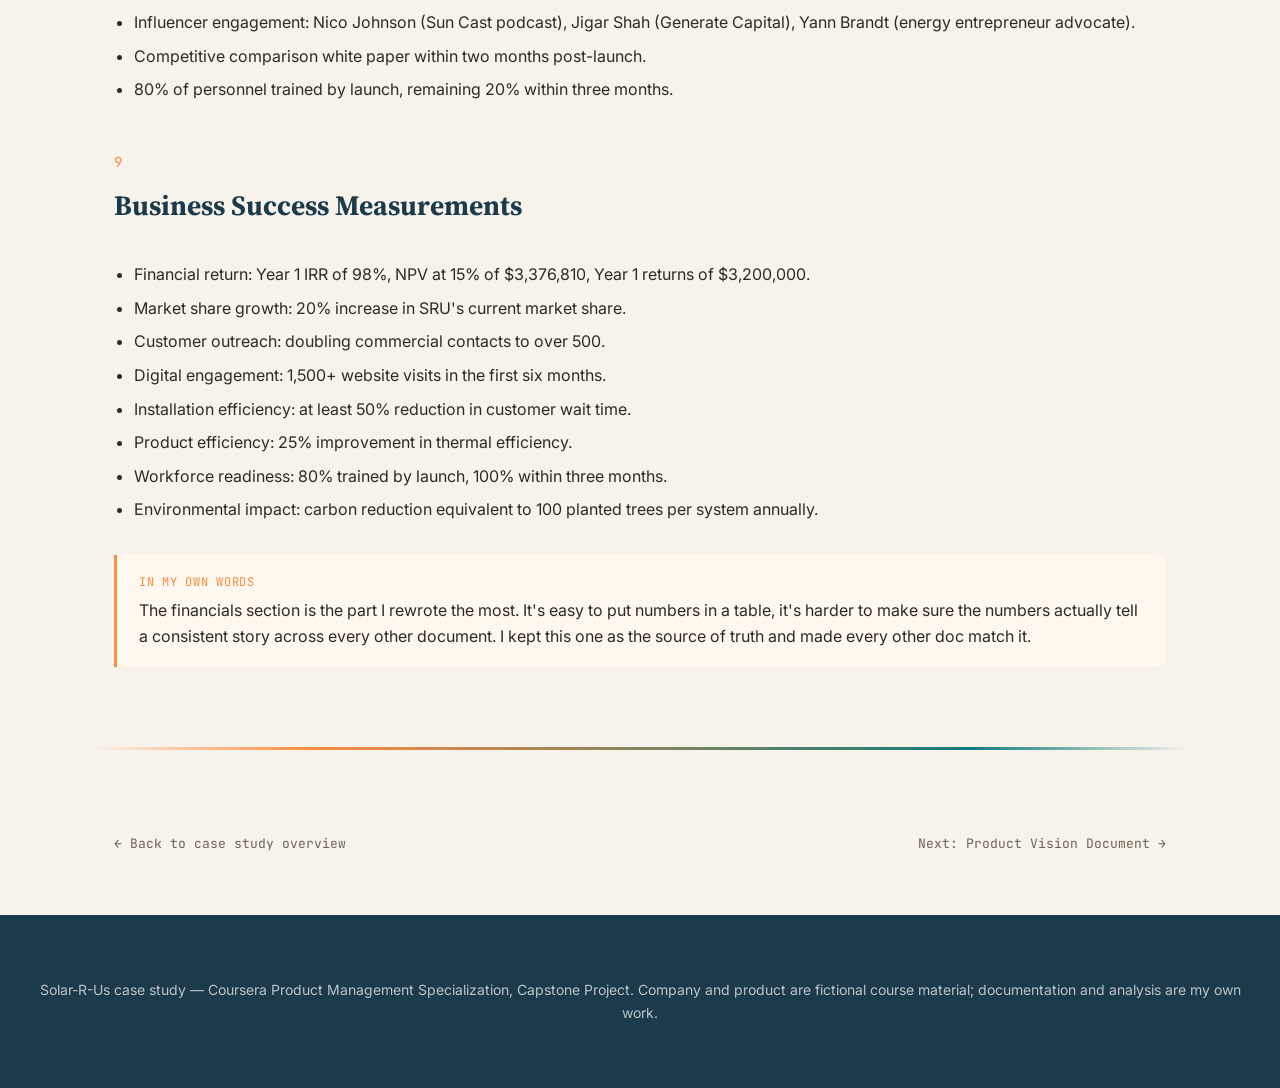
<file: pages/concept.html>
<!DOCTYPE html>
<html lang="en">
<head>
<meta charset="UTF-8">
<meta name="viewport" content="width=device-width, initial-scale=1.0">
<title>Product Concept Document — Solar-R-Us Case Study</title>
<link rel="preconnect" href="https://fonts.googleapis.com">
<link rel="preconnect" href="https://fonts.gstatic.com" crossorigin>
<link href="https://fonts.googleapis.com/css2?family=Source+Serif+4:opsz,wght@8..60,400;8..60,600;8..60,700&family=Inter:wght@400;500;600;700&family=JetBrains+Mono:wght@400;500&display=swap" rel="stylesheet">
<link rel="stylesheet" href="../styles.css">
</head>
<body>
<a href="#main" class="skip-link">Skip to content</a>

<header class="doc-hero">
  <div class="doc-hero-inner">
    <a class="back-link" href="../index.html">← Back to case study</a>
    <span class="eyebrow">Document 01</span>
    <h1>Product Concept Document</h1>
    <p class="lede">Solar-R-Us (SRU) LLC — Commercial Solar Water Heating System. The market problem, the segments, the money, and what makes this product worth buying.</p>
    <div class="doc-meta">
      <span class="badge">9 sections</span>
      <span class="badge">Plan Phase</span>
      <span class="badge">Coursera Capstone</span>
    </div>
  </div>
</header>

<main id="main">

<section class="wrap" style="padding-top:60px;">

  <div class="voice">
    <span class="voice-label">In my own words</span>
    This is the document where you make the case for why this product should exist at all. Before any requirements, before any design work, you have to answer one question honestly: is there a real problem here, and can we make money solving it.
  </div>

  <!-- 1 -->
  <div class="section-head" style="margin-top:40px;">
    <span class="section-num">1</span>
    <h3 class="doc-h2">Market Problem or Opportunity</h3>
  </div>
  <p>Energy costs continue to rise, and homeowners and commercial businesses are facing growing pressure to reduce both spend and carbon footprint. Conventional water and heating systems are becoming less supportable as the industry shifts toward more environmentally friendly solutions.</p>
  <p>The opportunity centers on three converging forces:</p>
  <ul class="plain">
    <li>Rising energy costs are increasing demand for energy-efficient water heating alternatives.</li>
    <li>Extreme climate conditions are driving demand for more efficient and functional heating systems.</li>
    <li>Government mandates restricting greenhouse emissions are forcing commercial and individual consumers toward upgrades that meet new regulations and reduce carbon footprint.</li>
  </ul>
  <p>Government incentives, including low-interest loans, tax credits, and reduced insurance costs, are accelerating early payback and adoption. The primary barrier remains high upfront investment cost, which the proposed product is designed to directly address through pricing and efficiency improvements.</p>

  <!-- 2 -->
  <div class="section-head" style="margin-top:48px;">
    <span class="section-num">2</span>
    <h3 class="doc-h2">Applicable Market Segments</h3>
  </div>
  <p>The product addresses three primary market segments:</p>
  <div class="grid-3">
    <div class="card">
      <span class="tag">Primary / Launch</span>
      <h3>Commercial Customers</h3>
      <p>Small, moderate, and large businesses seeking to reduce energy costs and improve profit margins. This is the initial launch segment.</p>
    </div>
    <div class="card">
      <span class="tag">Secondary</span>
      <h3>Residential Customers</h3>
      <p>Home and apartment owners seeking lower utility costs and easier system management. Follows commercial in the year-one roadmap.</p>
    </div>
    <div class="card">
      <span class="tag">Emerging</span>
      <h3>Government Facilities</h3>
      <p>Agencies facing mandates to reduce energy costs and carbon footprint, operating under increased budget scrutiny.</p>
    </div>
  </div>
  <p style="margin-top:18px;">The commercial segment is prioritized for the first system launch, with residential systems and a companion app following in Q1 of the subsequent year.</p>

  <!-- 3 -->
  <div class="section-head" style="margin-top:48px;">
    <span class="section-num">3</span>
    <h3 class="doc-h2">Key Financials</h3>
  </div>
  <p>The product concept carries the following investment and return profile, based on the team's refined financial analysis:</p>
  <div class="table-wrap">
    <table>
      <thead>
        <tr><th>Year</th><th>Investment / Costs</th><th>Returns</th><th>Cash Flow</th></tr>
      </thead>
      <tbody>
        <tr><td>Initial</td><td>$2,500,000</td><td>—</td><td>$2,500,000</td></tr>
        <tr><td>Year 1</td><td>$500,000</td><td>$3,200,000</td><td>$2,700,000</td></tr>
        <tr><td>Year 2</td><td>$250,000</td><td>$3,500,000</td><td>$3,250,000</td></tr>
        <tr><td>Year 3</td><td>$100,000</td><td>$2,500,000</td><td>$2,400,000</td></tr>
      </tbody>
    </table>
  </div>
  <div class="stats" style="margin-top:20px;">
    <div class="stat"><div class="num">98%</div><div class="label">Internal Rate of Return</div></div>
    <div class="stat"><div class="num">$3.38M</div><div class="label">NPV at 15%</div></div>
    <div class="stat"><div class="num">40%</div><div class="label">Preliminary Year 1 ROI</div></div>
    <div class="stat"><div class="num">3 yrs</div><div class="label">Profitability window</div></div>
  </div>
  <p style="margin-top:18px;">Key risks to the financial model include design and development delays, supply chain issues, distribution channel issues, cost overruns, and slow customer adoption rates. Management has flagged a developer staffing gap and a potential funding shortage, both expected to be resolved in the near term.</p>

  <!-- 4 -->
  <div class="section-head" style="margin-top:48px;">
    <span class="section-num">4</span>
    <h3 class="doc-h2">Market Window</h3>
  </div>
  <p>The solar water heater market is in a period of sustained growth, projected to grow from $4.01 billion in 2023 to $7.71 billion by 2032, at a compound annual growth rate of 8.5%.</p>
  <ul class="plain">
    <li>Demand is currently outpacing supply industry-wide, allowing SRU to position competitively on lead time.</li>
    <li>Installation timelines range from a few weeks to as long as half a year, depending on permitting, system size, and utility interconnection. SRU has set a goal to reduce customer installation waiting time by at least 50%.</li>
    <li>Government regulatory changes and incentives are expected to continue driving the market upward, and early entry positions SRU to capture share before policy or competitive shifts occur.</li>
    <li>High fixed startup costs make new market entrants unlikely in the short term, giving SRU's established position a temporary but meaningful edge.</li>
  </ul>
  <p>The launch roadmap follows a four-phase, year-one go-to-market plan: commercial system design and beta testing in Q1–Q2, residential development and commercial finalization in Q3, and commercial launch with residential preparation in Q4.</p>

  <!-- 5 -->
  <div class="section-head" style="margin-top:48px;">
    <span class="section-num">5</span>
    <h3 class="doc-h2">Competitive Landscape</h3>
  </div>
  <p>The solar water heating market includes established competitors such as General Electric, Rheem Manufacturing, Racold, Sun Pad, and Bosch. Competitive rivalry is high, and substitute product risk is also high.</p>
  <ul class="plain">
    <li><b>Pricing pressure:</b> SRU intends to remain price-competitive, but is positioning primarily on features and functions rather than price alone.</li>
    <li><b>Supply chain competition:</b> Other manufacturers compete for the same materials, giving suppliers leverage.</li>
    <li><b>Barriers to entry:</b> High fixed costs to start a new solar heating company limit new entrants in the short term.</li>
    <li><b>Installation capacity as differentiator:</b> With demand outpacing supply, the company that installs fastest wins. SRU's goal: reduce wait time by 50%.</li>
  </ul>
  <p>A key strategic goal is to grow SRU's current market share by 20%.</p>

  <!-- 6 -->
  <div class="section-head" style="margin-top:48px;">
    <span class="section-num">6</span>
    <h3 class="doc-h2">Solar Water Heater Features and Functions</h3>
  </div>
  <div class="card">
    <h4>Solar Collector Options</h4>
    <ul class="plain">
      <li>Evacuated tube collectors — vacuum-sealed tubes that capture and store heat with high efficiency; positioned as more efficient and reliable than competitor systems.</li>
      <li>Flat plate collectors — a simpler, lower-cost design using a dark absorber plate to convert sunlight into thermal energy.</li>
    </ul>
    <h4>Water Tank and Storage Options</h4>
    <ul class="plain">
      <li>Only solar — produces up to 150 liters of hot water daily with no tank required.</li>
      <li>Conventional water heater — solar collector connects to a standard water heater for later use.</li>
      <li>Instant water heater — never runs out of hot water, lasts 5–10 years longer than tank heaters, no standby heat loss.</li>
    </ul>
    <h4>Smart Monitoring and App Functionality</h4>
    <ul class="plain">
      <li>Real-time system monitoring app for commercial and residential installations, available on Apple and Android, free to download.</li>
      <li>Real-time fault indicators, troubleshooting, diagnostic reports, and automated fault eradication.</li>
      <li>Remote system configuration to adapt to changing environmental conditions.</li>
      <li>Mobile, wireless residential console with automatic detection of optimal solar collection settings.</li>
      <li>24/7 help desk link, troubleshooting guide, and FAQ built into the app.</li>
      <li>Secure handling of user data, with no third-party data sharing.</li>
    </ul>
  </div>

  <!-- 7 -->
  <div class="section-head" style="margin-top:48px;">
    <span class="section-num">7</span>
    <h3 class="doc-h2">Key Product Differentiators</h3>
  </div>
  <div class="grid-3">
    <div class="card"><span class="tag">Cost</span><p>At least 10% savings versus competitor systems, which typically require $4,000–$8,000 for professional installation.</p></div>
    <div class="card"><span class="tag">Experience</span><p>More user-friendly, innovative, and aesthetically pleasing, with app-based control of flow, storage, temperature, and energy use.</p></div>
    <div class="card"><span class="tag">Technology</span><p>High-efficiency, bifacial, flexible, and transparent solar panel options.</p></div>
    <div class="card"><span class="tag">Environment</span><p>Estimated annual carbon dioxide reduction equivalent to 100 planted trees.</p></div>
    <div class="card"><span class="tag">Simplicity</span><p>Fewer components than competitor systems and virtually maintenance-free.</p></div>
    <div class="card"><span class="tag">Thermal</span><p>Insulation design holds heat longer, targeting 25% efficiency improvement.</p></div>
  </div>

  <!-- 8 -->
  <div class="section-head" style="margin-top:48px;">
    <span class="section-num">8</span>
    <h3 class="doc-h2">How the Product Will Be Marketed</h3>
  </div>
  <p>The marketing approach is led end-to-end by the SRU marketing director, with an aggressive six-month campaign built around the theme: <i>"Save money and the environment with solar heating."</i></p>
  <ul class="plain">
    <li>Targeted outreach to 200+ existing commercial users and 500+ new prospects, doubling total contacted firms.</li>
    <li>Trade events: Intersolar North America and Clean Power Conference and Exhibition.</li>
    <li>ROI calculator used at demos and on the website.</li>
    <li>Website refresh targeting 1,500+ visits in six months, paid SEO, social media demo content.</li>
    <li>Marketing collateral: 10,000 copies each of brochures, sell sheets, and fact sheets.</li>
    <li>Influencer engagement: Nico Johnson (Sun Cast podcast), Jigar Shah (Generate Capital), Yann Brandt (energy entrepreneur advocate).</li>
    <li>Competitive comparison white paper within two months post-launch.</li>
    <li>80% of personnel trained by launch, remaining 20% within three months.</li>
  </ul>

  <!-- 9 -->
  <div class="section-head" style="margin-top:48px;">
    <span class="section-num">9</span>
    <h3 class="doc-h2">Business Success Measurements</h3>
  </div>
  <ul class="plain">
    <li>Financial return: Year 1 IRR of 98%, NPV at 15% of $3,376,810, Year 1 returns of $3,200,000.</li>
    <li>Market share growth: 20% increase in SRU's current market share.</li>
    <li>Customer outreach: doubling commercial contacts to over 500.</li>
    <li>Digital engagement: 1,500+ website visits in the first six months.</li>
    <li>Installation efficiency: at least 50% reduction in customer wait time.</li>
    <li>Product efficiency: 25% improvement in thermal efficiency.</li>
    <li>Workforce readiness: 80% trained by launch, 100% within three months.</li>
    <li>Environmental impact: carbon reduction equivalent to 100 planted trees per system annually.</li>
  </ul>

  <div class="voice" style="margin-top:32px;">
    <span class="voice-label">In my own words</span>
    The financials section is the part I rewrote the most. It's easy to put numbers in a table, it's harder to make sure the numbers actually tell a consistent story across every other document. I kept this one as the source of truth and made every other doc match it.
  </div>

</section>

<div class="horizon-wrap"><div class="horizon"></div></div>

<nav class="doc-nav" style="padding-bottom:60px;">
  <a href="../index.html">← Back to case study overview</a>
  <a href="vision.html">Next: Product Vision Document →</a>
</nav>

</main>

<footer>
  <p>Solar-R-Us case study — Coursera Product Management Specialization, Capstone Project. Company and product are fictional course material; documentation and analysis are my own work.</p>
</footer>

</body>
</html>
</file>
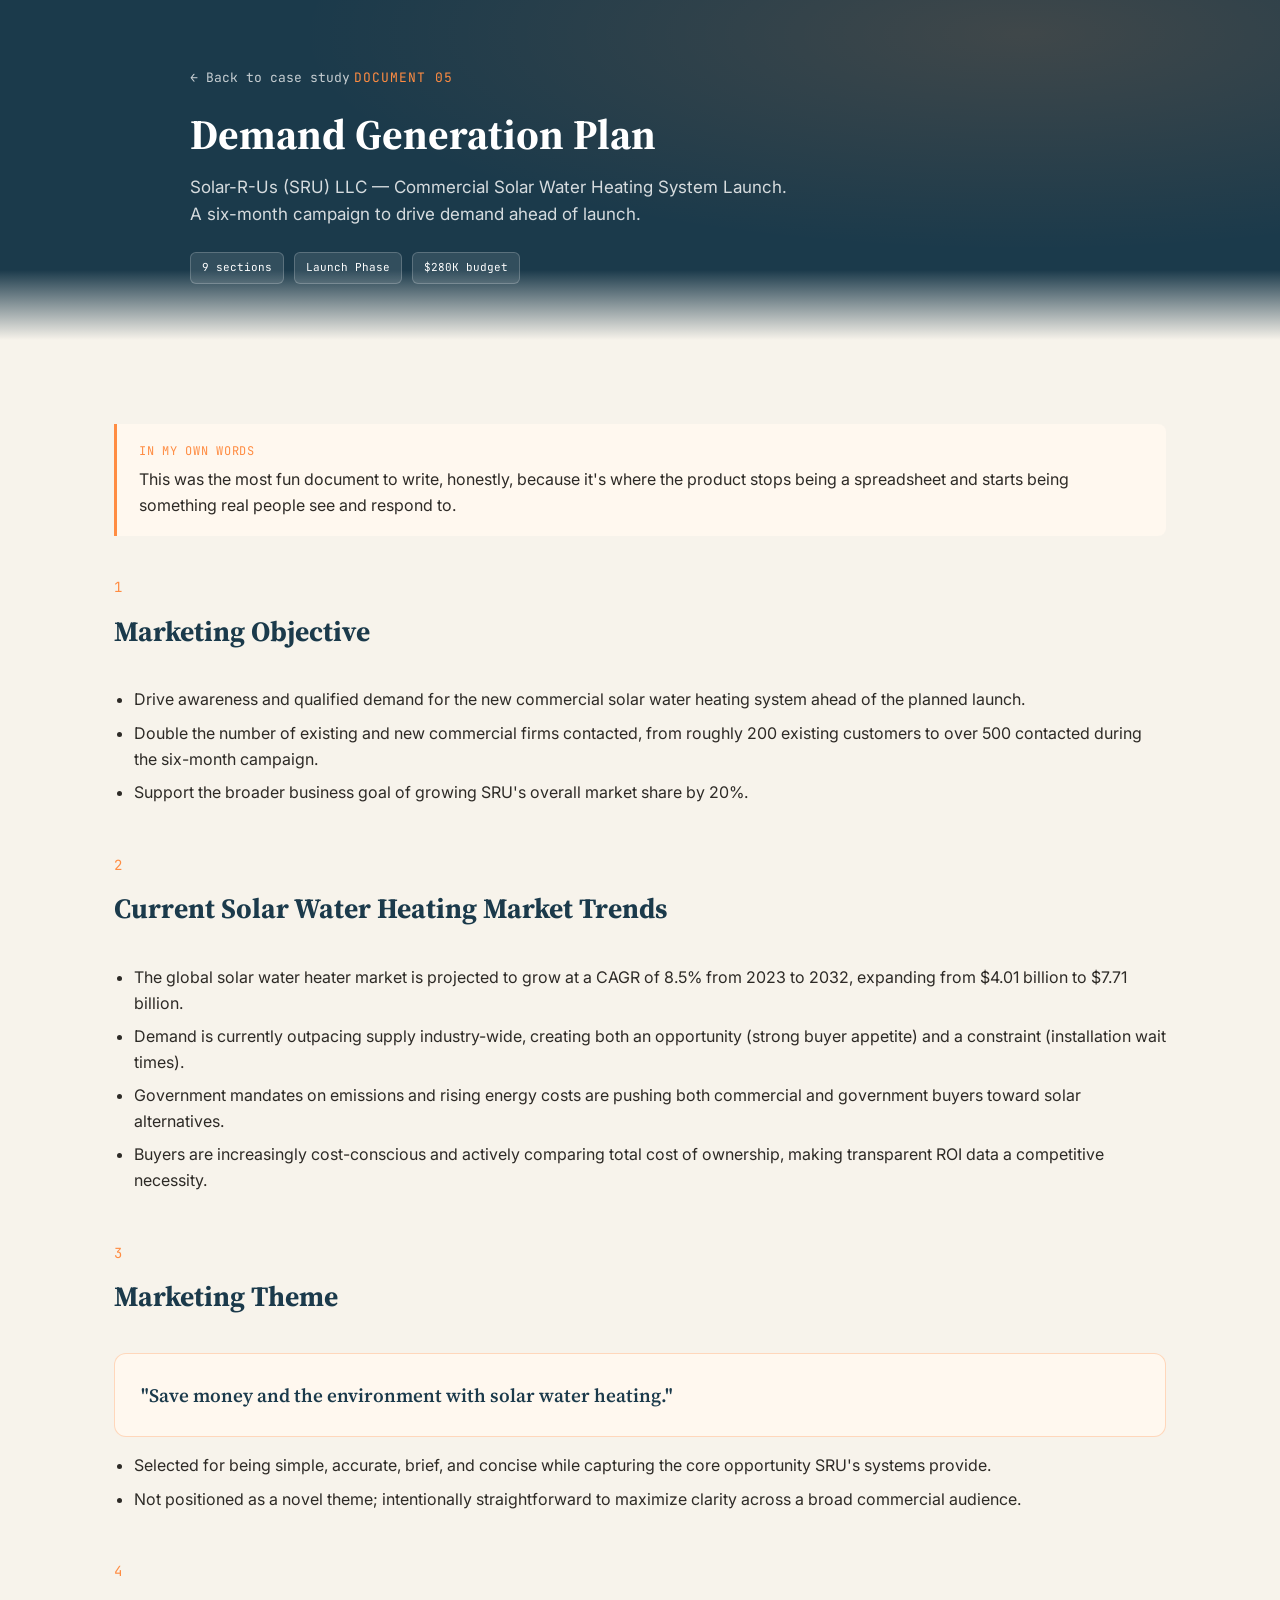
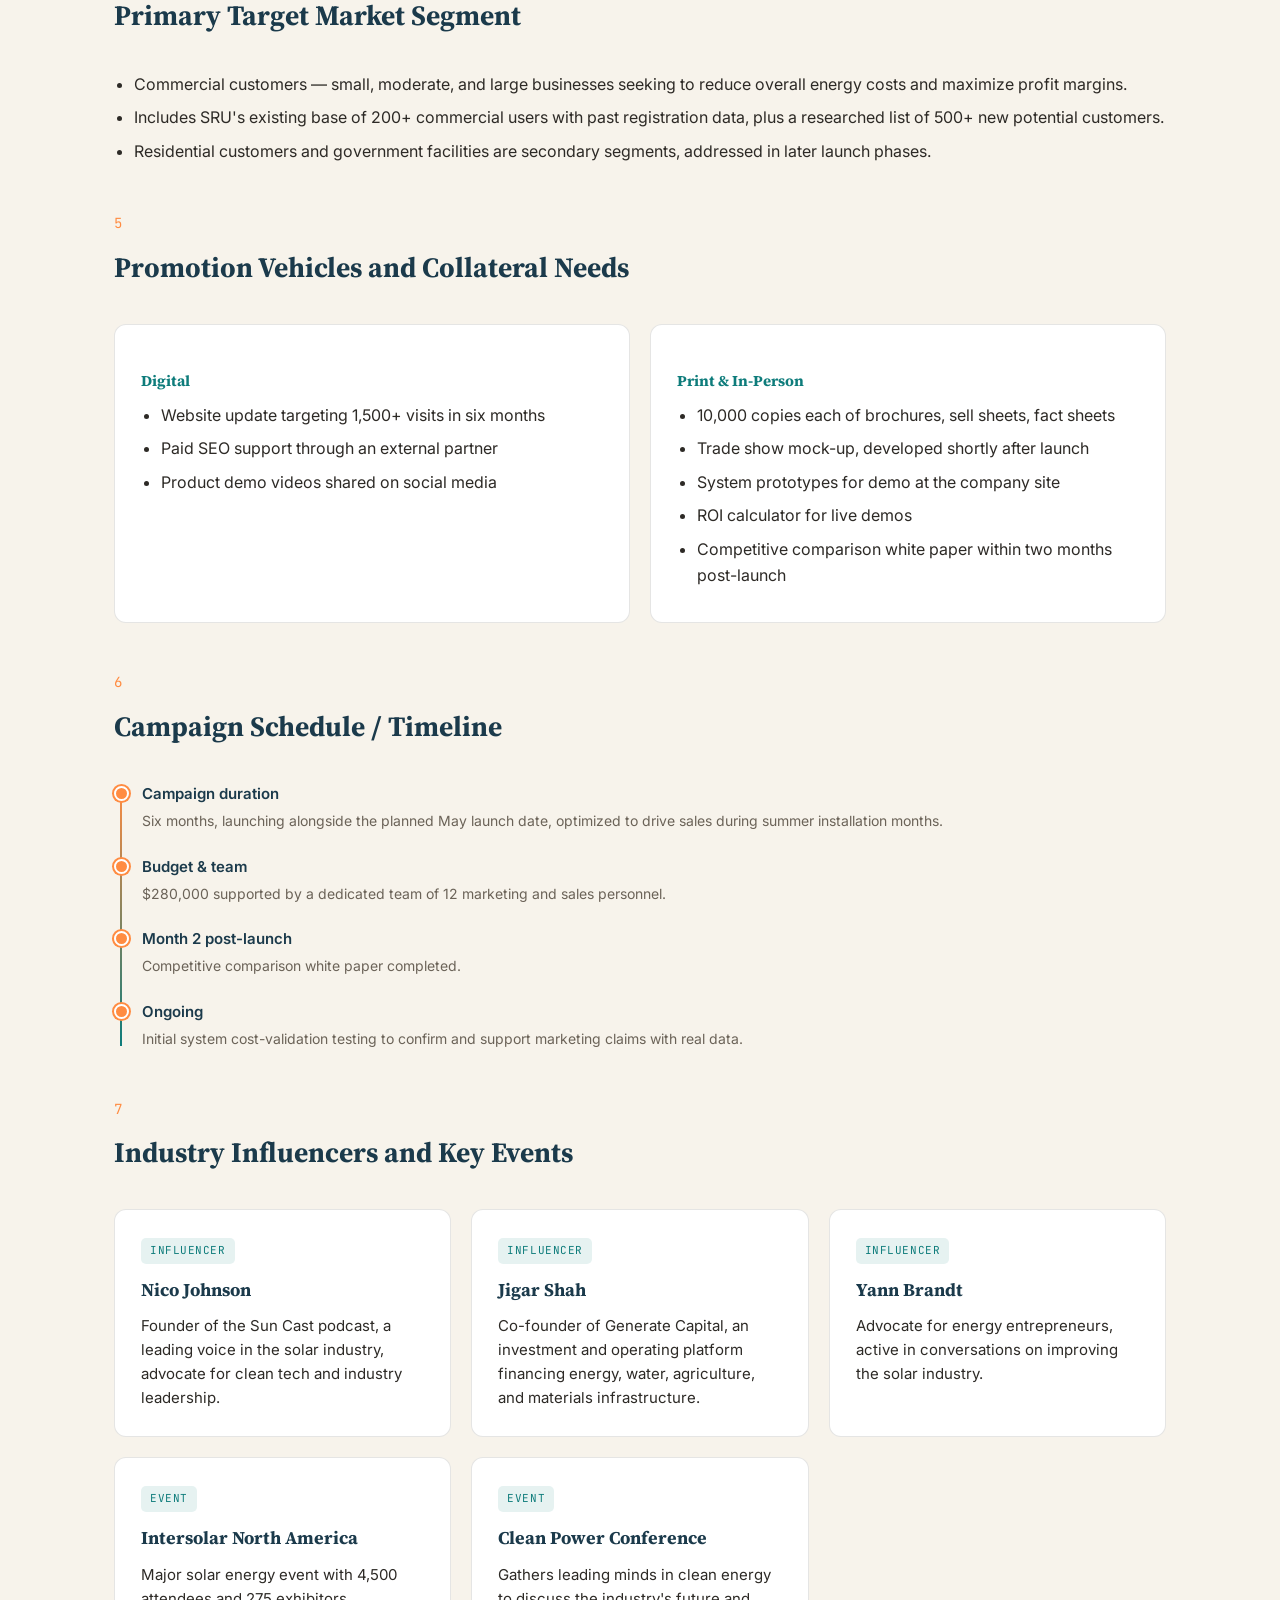
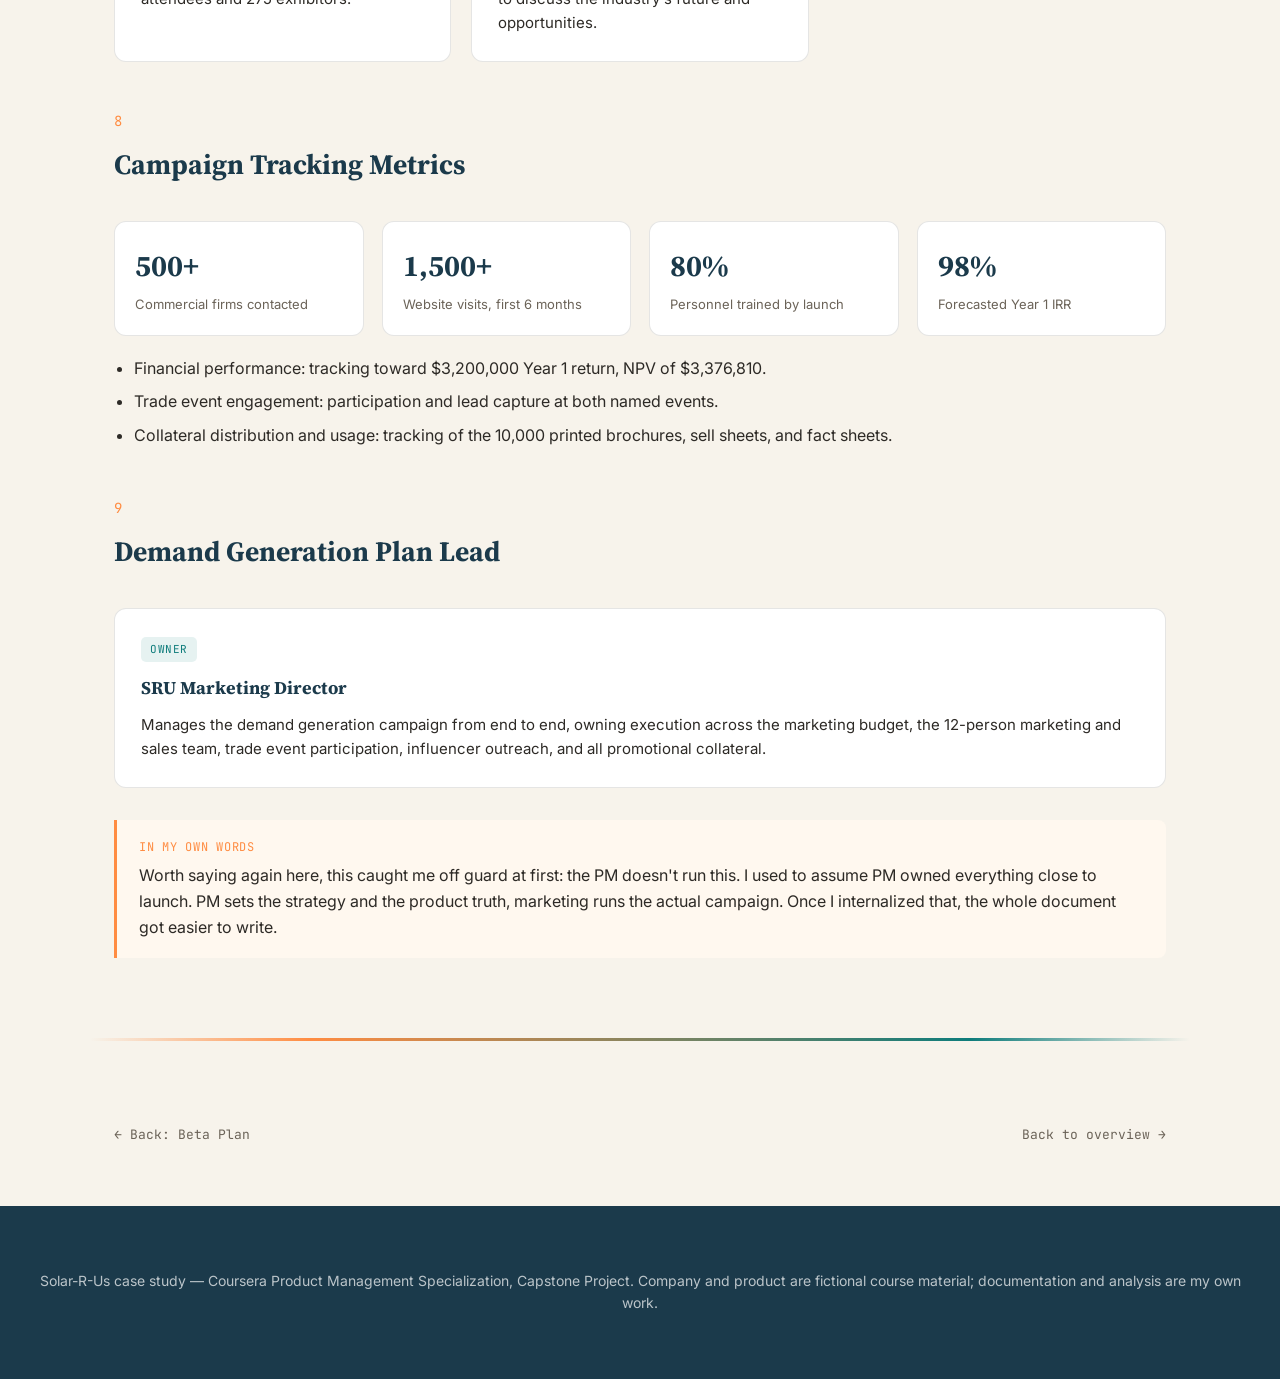
<file: pages/demand-gen.html>
<!DOCTYPE html>
<html lang="en">
<head>
<meta charset="UTF-8">
<meta name="viewport" content="width=device-width, initial-scale=1.0">
<title>Demand Generation Plan — Solar-R-Us Case Study</title>
<link rel="preconnect" href="https://fonts.googleapis.com">
<link rel="preconnect" href="https://fonts.gstatic.com" crossorigin>
<link href="https://fonts.googleapis.com/css2?family=Source+Serif+4:opsz,wght@8..60,400;8..60,600;8..60,700&family=Inter:wght@400;500;600;700&family=JetBrains+Mono:wght@400;500&display=swap" rel="stylesheet">
<link rel="stylesheet" href="../styles.css">
</head>
<body>
<a href="#main" class="skip-link">Skip to content</a>

<header class="doc-hero">
  <div class="doc-hero-inner">
    <a class="back-link" href="../index.html">← Back to case study</a>
    <span class="eyebrow">Document 05</span>
    <h1>Demand Generation Plan</h1>
    <p class="lede">Solar-R-Us (SRU) LLC — Commercial Solar Water Heating System Launch. A six-month campaign to drive demand ahead of launch.</p>
    <div class="doc-meta">
      <span class="badge">9 sections</span>
      <span class="badge">Launch Phase</span>
      <span class="badge">$280K budget</span>
    </div>
  </div>
</header>

<main id="main">
<section class="wrap" style="padding-top:60px;">

  <div class="voice">
    <span class="voice-label">In my own words</span>
    This was the most fun document to write, honestly, because it's where the product stops being a spreadsheet and starts being something real people see and respond to.
  </div>

  <!-- 1 -->
  <div class="section-head" style="margin-top:40px;">
    <span class="section-num">1</span>
    <h3 class="doc-h2">Marketing Objective</h3>
  </div>
  <ul class="plain">
    <li>Drive awareness and qualified demand for the new commercial solar water heating system ahead of the planned launch.</li>
    <li>Double the number of existing and new commercial firms contacted, from roughly 200 existing customers to over 500 contacted during the six-month campaign.</li>
    <li>Support the broader business goal of growing SRU's overall market share by 20%.</li>
  </ul>

  <!-- 2 -->
  <div class="section-head" style="margin-top:48px;">
    <span class="section-num">2</span>
    <h3 class="doc-h2">Current Solar Water Heating Market Trends</h3>
  </div>
  <ul class="plain">
    <li>The global solar water heater market is projected to grow at a CAGR of 8.5% from 2023 to 2032, expanding from $4.01 billion to $7.71 billion.</li>
    <li>Demand is currently outpacing supply industry-wide, creating both an opportunity (strong buyer appetite) and a constraint (installation wait times).</li>
    <li>Government mandates on emissions and rising energy costs are pushing both commercial and government buyers toward solar alternatives.</li>
    <li>Buyers are increasingly cost-conscious and actively comparing total cost of ownership, making transparent ROI data a competitive necessity.</li>
  </ul>

  <!-- 3 -->
  <div class="section-head" style="margin-top:48px;">
    <span class="section-num">3</span>
    <h3 class="doc-h2">Marketing Theme</h3>
  </div>
  <div class="card" style="background:#fff8ef; border-color:rgba(255,140,66,0.3);">
    <p style="font-size:19px; font-family:'Source Serif 4',serif; color:var(--teal-deep); font-weight:600;">"Save money and the environment with solar water heating."</p>
  </div>
  <ul class="plain" style="margin-top:16px;">
    <li>Selected for being simple, accurate, brief, and concise while capturing the core opportunity SRU's systems provide.</li>
    <li>Not positioned as a novel theme; intentionally straightforward to maximize clarity across a broad commercial audience.</li>
  </ul>

  <!-- 4 -->
  <div class="section-head" style="margin-top:48px;">
    <span class="section-num">4</span>
    <h3 class="doc-h2">Primary Target Market Segment</h3>
  </div>
  <ul class="plain">
    <li>Commercial customers — small, moderate, and large businesses seeking to reduce overall energy costs and maximize profit margins.</li>
    <li>Includes SRU's existing base of 200+ commercial users with past registration data, plus a researched list of 500+ new potential customers.</li>
    <li>Residential customers and government facilities are secondary segments, addressed in later launch phases.</li>
  </ul>

  <!-- 5 -->
  <div class="section-head" style="margin-top:48px;">
    <span class="section-num">5</span>
    <h3 class="doc-h2">Promotion Vehicles and Collateral Needs</h3>
  </div>
  <div class="grid-2">
    <div class="card">
      <h4>Digital</h4>
      <ul class="plain">
        <li>Website update targeting 1,500+ visits in six months</li>
        <li>Paid SEO support through an external partner</li>
        <li>Product demo videos shared on social media</li>
      </ul>
    </div>
    <div class="card">
      <h4>Print &amp; In-Person</h4>
      <ul class="plain">
        <li>10,000 copies each of brochures, sell sheets, fact sheets</li>
        <li>Trade show mock-up, developed shortly after launch</li>
        <li>System prototypes for demo at the company site</li>
        <li>ROI calculator for live demos</li>
        <li>Competitive comparison white paper within two months post-launch</li>
      </ul>
    </div>
  </div>

  <!-- 6 -->
  <div class="section-head" style="margin-top:48px;">
    <span class="section-num">6</span>
    <h3 class="doc-h2">Campaign Schedule / Timeline</h3>
  </div>
  <div class="tl">
    <div class="tl-item">
      <h4>Campaign duration</h4>
      <p>Six months, launching alongside the planned May launch date, optimized to drive sales during summer installation months.</p>
    </div>
    <div class="tl-item">
      <h4>Budget &amp; team</h4>
      <p>$280,000 supported by a dedicated team of 12 marketing and sales personnel.</p>
    </div>
    <div class="tl-item">
      <h4>Month 2 post-launch</h4>
      <p>Competitive comparison white paper completed.</p>
    </div>
    <div class="tl-item">
      <h4>Ongoing</h4>
      <p>Initial system cost-validation testing to confirm and support marketing claims with real data.</p>
    </div>
  </div>

  <!-- 7 -->
  <div class="section-head" style="margin-top:48px;">
    <span class="section-num">7</span>
    <h3 class="doc-h2">Industry Influencers and Key Events</h3>
  </div>
  <div class="grid-3">
    <div class="card"><span class="tag">Influencer</span><h3>Nico Johnson</h3><p>Founder of the Sun Cast podcast, a leading voice in the solar industry, advocate for clean tech and industry leadership.</p></div>
    <div class="card"><span class="tag">Influencer</span><h3>Jigar Shah</h3><p>Co-founder of Generate Capital, an investment and operating platform financing energy, water, agriculture, and materials infrastructure.</p></div>
    <div class="card"><span class="tag">Influencer</span><h3>Yann Brandt</h3><p>Advocate for energy entrepreneurs, active in conversations on improving the solar industry.</p></div>
    <div class="card"><span class="tag">Event</span><h3>Intersolar North America</h3><p>Major solar energy event with 4,500 attendees and 275 exhibitors.</p></div>
    <div class="card"><span class="tag">Event</span><h3>Clean Power Conference</h3><p>Gathers leading minds in clean energy to discuss the industry's future and opportunities.</p></div>
  </div>

  <!-- 8 -->
  <div class="section-head" style="margin-top:48px;">
    <span class="section-num">8</span>
    <h3 class="doc-h2">Campaign Tracking Metrics</h3>
  </div>
  <div class="stats">
    <div class="stat"><div class="num">500+</div><div class="label">Commercial firms contacted</div></div>
    <div class="stat"><div class="num">1,500+</div><div class="label">Website visits, first 6 months</div></div>
    <div class="stat"><div class="num">80%</div><div class="label">Personnel trained by launch</div></div>
    <div class="stat"><div class="num">98%</div><div class="label">Forecasted Year 1 IRR</div></div>
  </div>
  <ul class="plain" style="margin-top:20px;">
    <li>Financial performance: tracking toward $3,200,000 Year 1 return, NPV of $3,376,810.</li>
    <li>Trade event engagement: participation and lead capture at both named events.</li>
    <li>Collateral distribution and usage: tracking of the 10,000 printed brochures, sell sheets, and fact sheets.</li>
  </ul>

  <!-- 9 -->
  <div class="section-head" style="margin-top:48px;">
    <span class="section-num">9</span>
    <h3 class="doc-h2">Demand Generation Plan Lead</h3>
  </div>
  <div class="card">
    <span class="tag">Owner</span>
    <h3>SRU Marketing Director</h3>
    <p>Manages the demand generation campaign from end to end, owning execution across the marketing budget, the 12-person marketing and sales team, trade event participation, influencer outreach, and all promotional collateral.</p>
  </div>

  <div class="voice" style="margin-top:32px;">
    <span class="voice-label">In my own words</span>
    Worth saying again here, this caught me off guard at first: the PM doesn't run this. I used to assume PM owned everything close to launch. PM sets the strategy and the product truth, marketing runs the actual campaign. Once I internalized that, the whole document got easier to write.
  </div>

</section>

<div class="horizon-wrap"><div class="horizon"></div></div>

<nav class="doc-nav" style="padding-bottom:60px;">
  <a href="beta-plan.html">← Back: Beta Plan</a>
  <a href="../index.html">Back to overview →</a>
</nav>

</main>

<footer>
  <p>Solar-R-Us case study — Coursera Product Management Specialization, Capstone Project. Company and product are fictional course material; documentation and analysis are my own work.</p>
</footer>

</body>
</html>
</file>
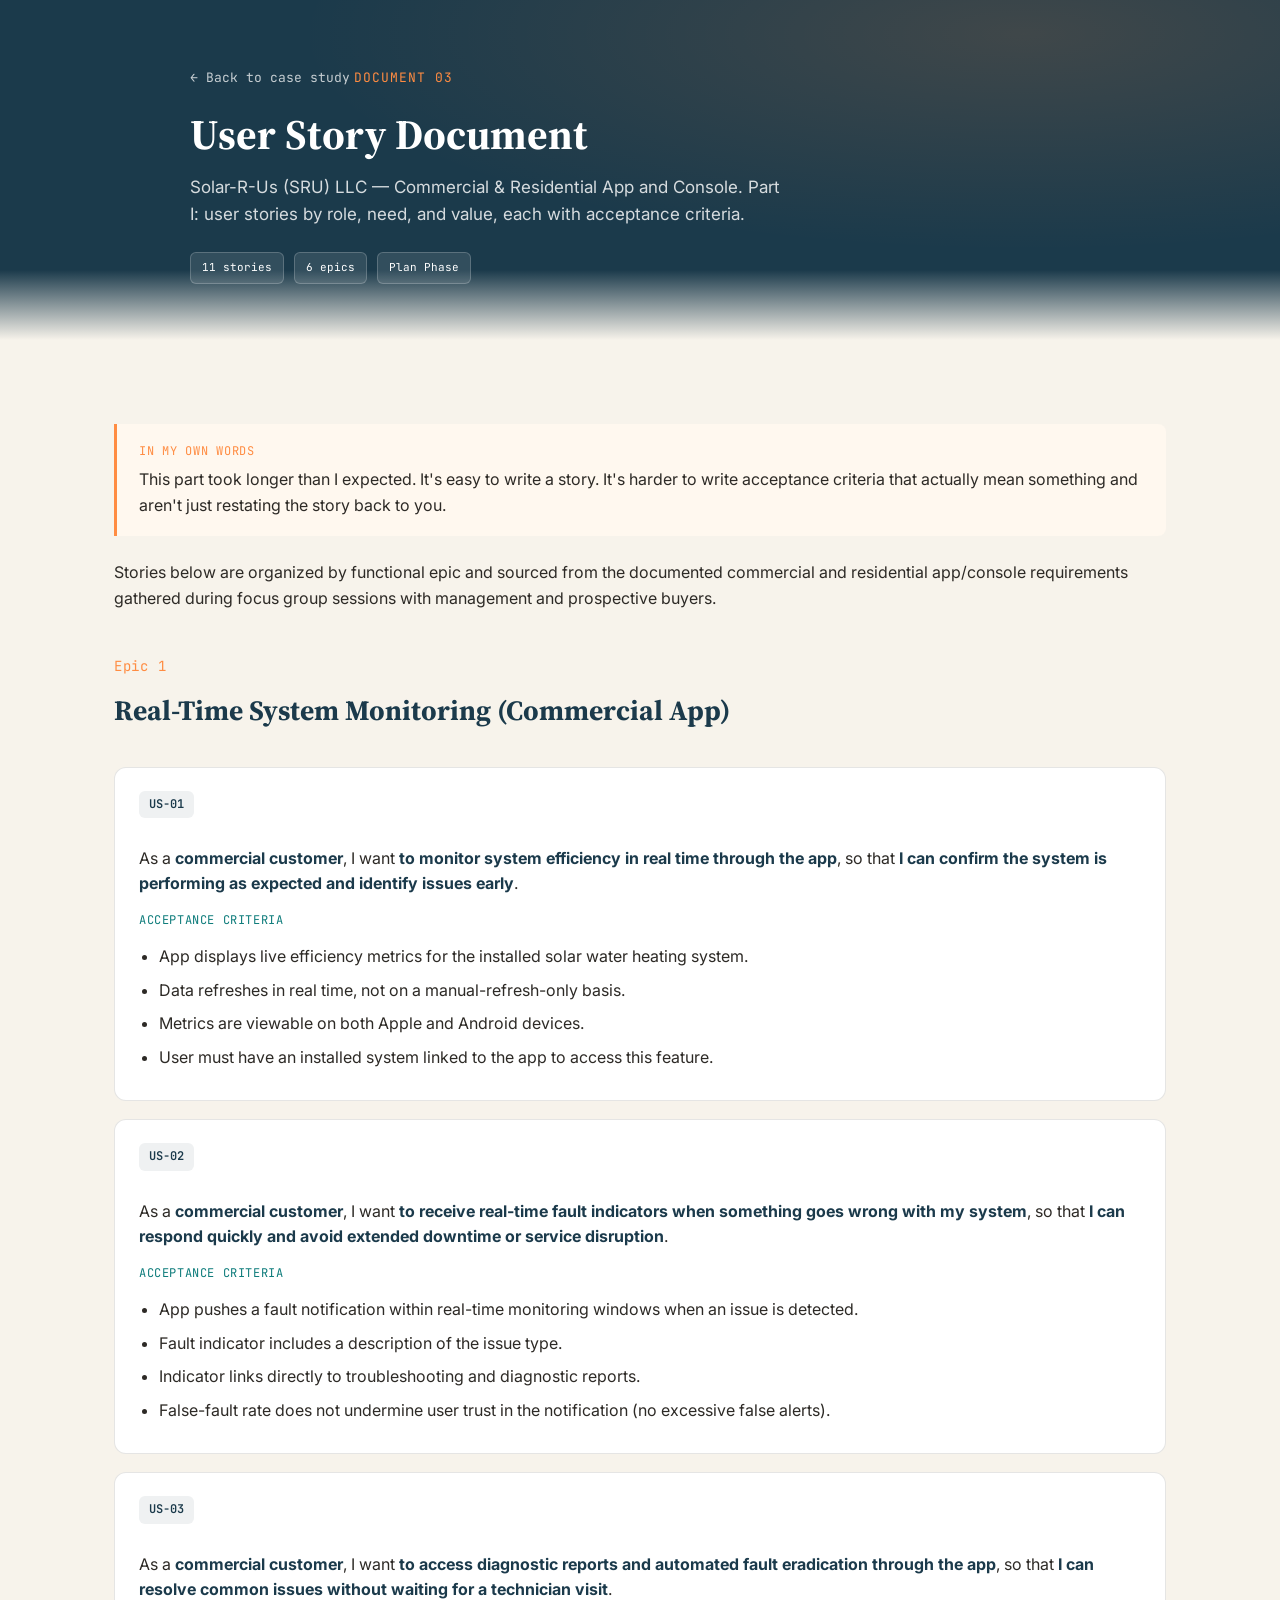
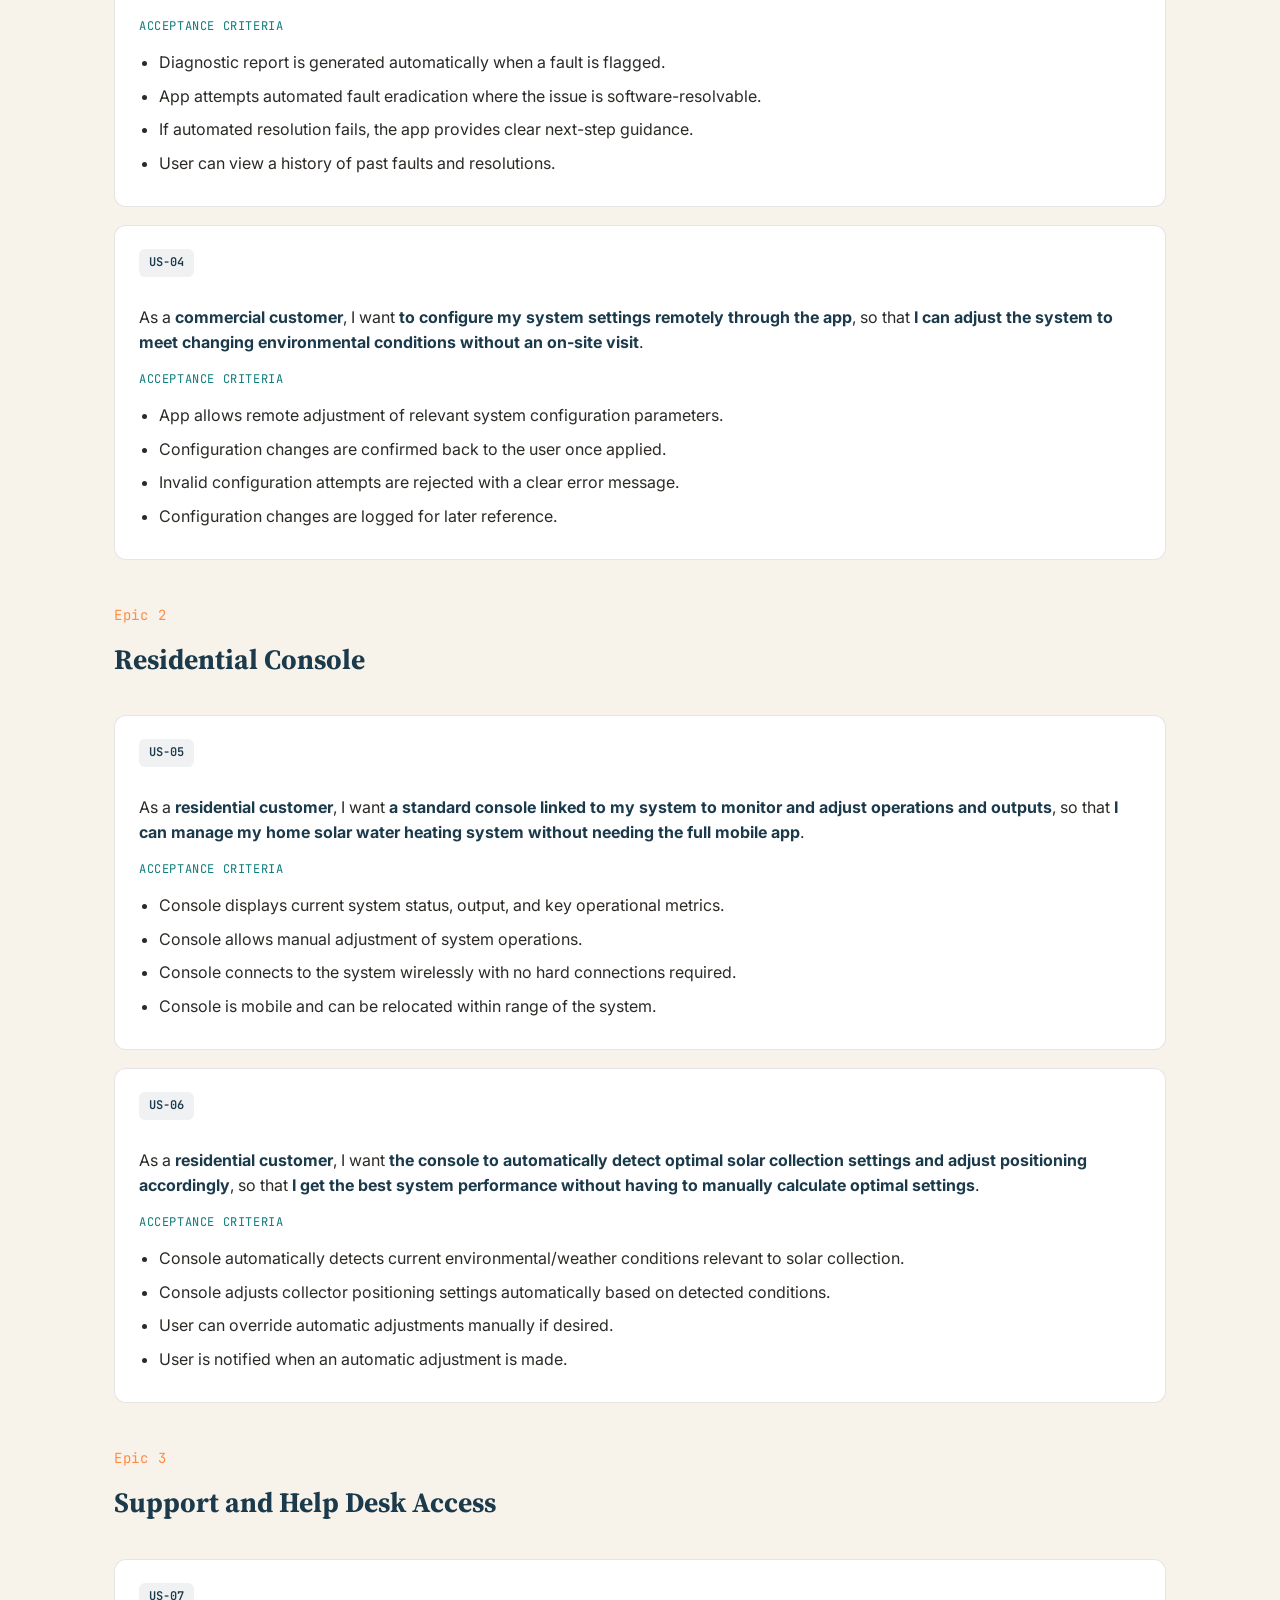
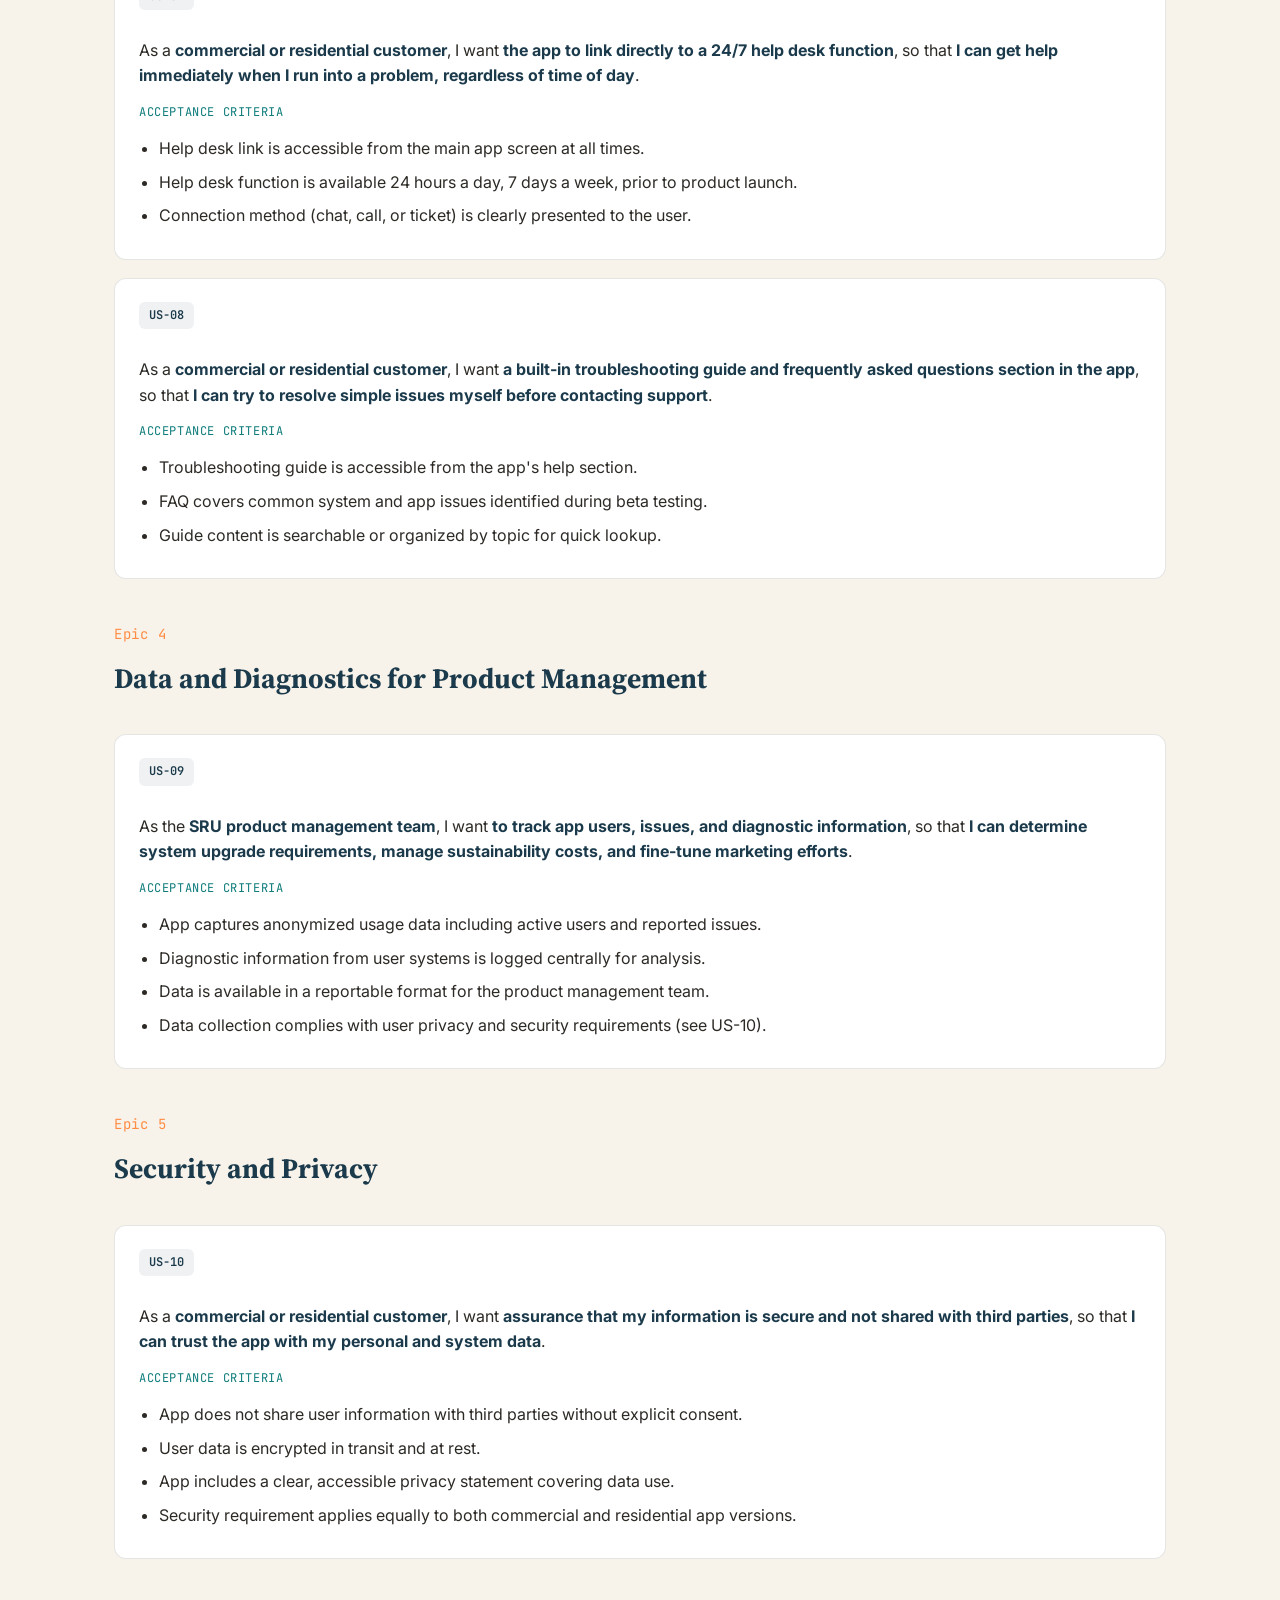
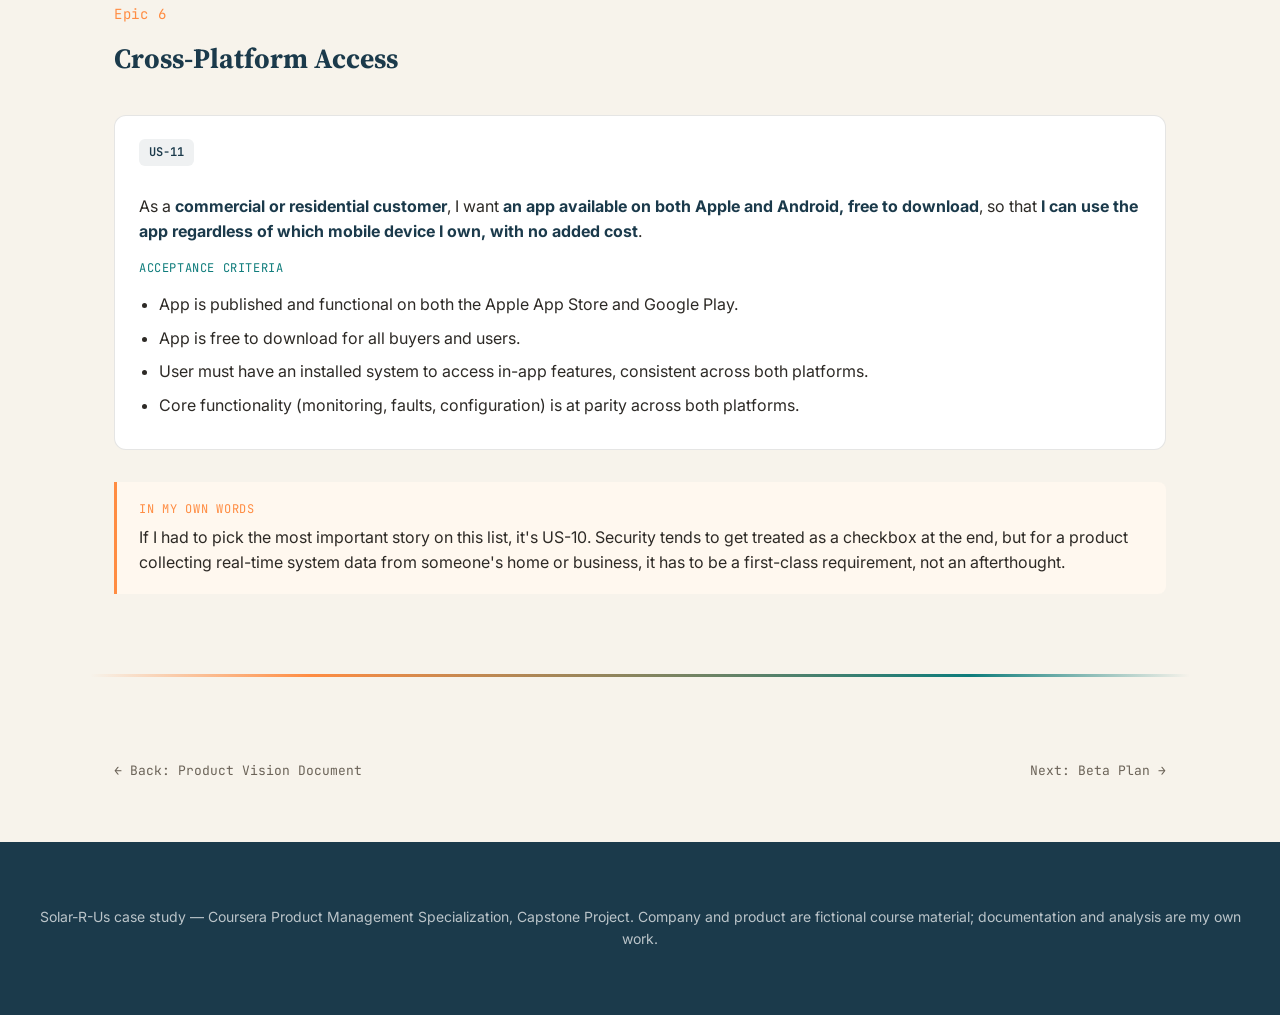
<file: pages/user-stories.html>
<!DOCTYPE html>
<html lang="en">
<head>
<meta charset="UTF-8">
<meta name="viewport" content="width=device-width, initial-scale=1.0">
<title>User Story Document — Solar-R-Us Case Study</title>
<link rel="preconnect" href="https://fonts.googleapis.com">
<link rel="preconnect" href="https://fonts.gstatic.com" crossorigin>
<link href="https://fonts.googleapis.com/css2?family=Source+Serif+4:opsz,wght@8..60,400;8..60,600;8..60,700&family=Inter:wght@400;500;600;700&family=JetBrains+Mono:wght@400;500&display=swap" rel="stylesheet">
<link rel="stylesheet" href="../styles.css">
</head>
<body>
<a href="#main" class="skip-link">Skip to content</a>

<header class="doc-hero">
  <div class="doc-hero-inner">
    <a class="back-link" href="../index.html">← Back to case study</a>
    <span class="eyebrow">Document 03</span>
    <h1>User Story Document</h1>
    <p class="lede">Solar-R-Us (SRU) LLC — Commercial &amp; Residential App and Console. Part I: user stories by role, need, and value, each with acceptance criteria.</p>
    <div class="doc-meta">
      <span class="badge">11 stories</span>
      <span class="badge">6 epics</span>
      <span class="badge">Plan Phase</span>
    </div>
  </div>
</header>

<main id="main">
<section class="wrap" style="padding-top:60px;">

  <div class="voice">
    <span class="voice-label">In my own words</span>
    This part took longer than I expected. It's easy to write a story. It's harder to write acceptance criteria that actually mean something and aren't just restating the story back to you.
  </div>

  <p style="margin-top:24px;">Stories below are organized by functional epic and sourced from the documented commercial and residential app/console requirements gathered during focus group sessions with management and prospective buyers.</p>

  <!-- EPIC 1 -->
  <div class="section-head" style="margin-top:44px;">
    <span class="section-num">Epic 1</span>
    <h3 class="doc-h2">Real-Time System Monitoring (Commercial App)</h3>
  </div>

  <div class="story-block">
    <span class="story-id">US-01</span>
    <p class="story-sentence">As a <b>commercial customer</b>, I want <b>to monitor system efficiency in real time through the app</b>, so that <b>I can confirm the system is performing as expected and identify issues early</b>.</p>
    <span class="ac-label">Acceptance Criteria</span>
    <ul class="plain">
      <li>App displays live efficiency metrics for the installed solar water heating system.</li>
      <li>Data refreshes in real time, not on a manual-refresh-only basis.</li>
      <li>Metrics are viewable on both Apple and Android devices.</li>
      <li>User must have an installed system linked to the app to access this feature.</li>
    </ul>
  </div>

  <div class="story-block">
    <span class="story-id">US-02</span>
    <p class="story-sentence">As a <b>commercial customer</b>, I want <b>to receive real-time fault indicators when something goes wrong with my system</b>, so that <b>I can respond quickly and avoid extended downtime or service disruption</b>.</p>
    <span class="ac-label">Acceptance Criteria</span>
    <ul class="plain">
      <li>App pushes a fault notification within real-time monitoring windows when an issue is detected.</li>
      <li>Fault indicator includes a description of the issue type.</li>
      <li>Indicator links directly to troubleshooting and diagnostic reports.</li>
      <li>False-fault rate does not undermine user trust in the notification (no excessive false alerts).</li>
    </ul>
  </div>

  <div class="story-block">
    <span class="story-id">US-03</span>
    <p class="story-sentence">As a <b>commercial customer</b>, I want <b>to access diagnostic reports and automated fault eradication through the app</b>, so that <b>I can resolve common issues without waiting for a technician visit</b>.</p>
    <span class="ac-label">Acceptance Criteria</span>
    <ul class="plain">
      <li>Diagnostic report is generated automatically when a fault is flagged.</li>
      <li>App attempts automated fault eradication where the issue is software-resolvable.</li>
      <li>If automated resolution fails, the app provides clear next-step guidance.</li>
      <li>User can view a history of past faults and resolutions.</li>
    </ul>
  </div>

  <div class="story-block">
    <span class="story-id">US-04</span>
    <p class="story-sentence">As a <b>commercial customer</b>, I want <b>to configure my system settings remotely through the app</b>, so that <b>I can adjust the system to meet changing environmental conditions without an on-site visit</b>.</p>
    <span class="ac-label">Acceptance Criteria</span>
    <ul class="plain">
      <li>App allows remote adjustment of relevant system configuration parameters.</li>
      <li>Configuration changes are confirmed back to the user once applied.</li>
      <li>Invalid configuration attempts are rejected with a clear error message.</li>
      <li>Configuration changes are logged for later reference.</li>
    </ul>
  </div>

  <!-- EPIC 2 -->
  <div class="section-head" style="margin-top:44px;">
    <span class="section-num">Epic 2</span>
    <h3 class="doc-h2">Residential Console</h3>
  </div>

  <div class="story-block">
    <span class="story-id">US-05</span>
    <p class="story-sentence">As a <b>residential customer</b>, I want <b>a standard console linked to my system to monitor and adjust operations and outputs</b>, so that <b>I can manage my home solar water heating system without needing the full mobile app</b>.</p>
    <span class="ac-label">Acceptance Criteria</span>
    <ul class="plain">
      <li>Console displays current system status, output, and key operational metrics.</li>
      <li>Console allows manual adjustment of system operations.</li>
      <li>Console connects to the system wirelessly with no hard connections required.</li>
      <li>Console is mobile and can be relocated within range of the system.</li>
    </ul>
  </div>

  <div class="story-block">
    <span class="story-id">US-06</span>
    <p class="story-sentence">As a <b>residential customer</b>, I want <b>the console to automatically detect optimal solar collection settings and adjust positioning accordingly</b>, so that <b>I get the best system performance without having to manually calculate optimal settings</b>.</p>
    <span class="ac-label">Acceptance Criteria</span>
    <ul class="plain">
      <li>Console automatically detects current environmental/weather conditions relevant to solar collection.</li>
      <li>Console adjusts collector positioning settings automatically based on detected conditions.</li>
      <li>User can override automatic adjustments manually if desired.</li>
      <li>User is notified when an automatic adjustment is made.</li>
    </ul>
  </div>

  <!-- EPIC 3 -->
  <div class="section-head" style="margin-top:44px;">
    <span class="section-num">Epic 3</span>
    <h3 class="doc-h2">Support and Help Desk Access</h3>
  </div>

  <div class="story-block">
    <span class="story-id">US-07</span>
    <p class="story-sentence">As a <b>commercial or residential customer</b>, I want <b>the app to link directly to a 24/7 help desk function</b>, so that <b>I can get help immediately when I run into a problem, regardless of time of day</b>.</p>
    <span class="ac-label">Acceptance Criteria</span>
    <ul class="plain">
      <li>Help desk link is accessible from the main app screen at all times.</li>
      <li>Help desk function is available 24 hours a day, 7 days a week, prior to product launch.</li>
      <li>Connection method (chat, call, or ticket) is clearly presented to the user.</li>
    </ul>
  </div>

  <div class="story-block">
    <span class="story-id">US-08</span>
    <p class="story-sentence">As a <b>commercial or residential customer</b>, I want <b>a built-in troubleshooting guide and frequently asked questions section in the app</b>, so that <b>I can try to resolve simple issues myself before contacting support</b>.</p>
    <span class="ac-label">Acceptance Criteria</span>
    <ul class="plain">
      <li>Troubleshooting guide is accessible from the app's help section.</li>
      <li>FAQ covers common system and app issues identified during beta testing.</li>
      <li>Guide content is searchable or organized by topic for quick lookup.</li>
    </ul>
  </div>

  <!-- EPIC 4 -->
  <div class="section-head" style="margin-top:44px;">
    <span class="section-num">Epic 4</span>
    <h3 class="doc-h2">Data and Diagnostics for Product Management</h3>
  </div>

  <div class="story-block">
    <span class="story-id">US-09</span>
    <p class="story-sentence">As the <b>SRU product management team</b>, I want <b>to track app users, issues, and diagnostic information</b>, so that <b>I can determine system upgrade requirements, manage sustainability costs, and fine-tune marketing efforts</b>.</p>
    <span class="ac-label">Acceptance Criteria</span>
    <ul class="plain">
      <li>App captures anonymized usage data including active users and reported issues.</li>
      <li>Diagnostic information from user systems is logged centrally for analysis.</li>
      <li>Data is available in a reportable format for the product management team.</li>
      <li>Data collection complies with user privacy and security requirements (see US-10).</li>
    </ul>
  </div>

  <!-- EPIC 5 -->
  <div class="section-head" style="margin-top:44px;">
    <span class="section-num">Epic 5</span>
    <h3 class="doc-h2">Security and Privacy</h3>
  </div>

  <div class="story-block">
    <span class="story-id">US-10</span>
    <p class="story-sentence">As a <b>commercial or residential customer</b>, I want <b>assurance that my information is secure and not shared with third parties</b>, so that <b>I can trust the app with my personal and system data</b>.</p>
    <span class="ac-label">Acceptance Criteria</span>
    <ul class="plain">
      <li>App does not share user information with third parties without explicit consent.</li>
      <li>User data is encrypted in transit and at rest.</li>
      <li>App includes a clear, accessible privacy statement covering data use.</li>
      <li>Security requirement applies equally to both commercial and residential app versions.</li>
    </ul>
  </div>

  <!-- EPIC 6 -->
  <div class="section-head" style="margin-top:44px;">
    <span class="section-num">Epic 6</span>
    <h3 class="doc-h2">Cross-Platform Access</h3>
  </div>

  <div class="story-block">
    <span class="story-id">US-11</span>
    <p class="story-sentence">As a <b>commercial or residential customer</b>, I want <b>an app available on both Apple and Android, free to download</b>, so that <b>I can use the app regardless of which mobile device I own, with no added cost</b>.</p>
    <span class="ac-label">Acceptance Criteria</span>
    <ul class="plain">
      <li>App is published and functional on both the Apple App Store and Google Play.</li>
      <li>App is free to download for all buyers and users.</li>
      <li>User must have an installed system to access in-app features, consistent across both platforms.</li>
      <li>Core functionality (monitoring, faults, configuration) is at parity across both platforms.</li>
    </ul>
  </div>

  <div class="voice" style="margin-top:32px;">
    <span class="voice-label">In my own words</span>
    If I had to pick the most important story on this list, it's US-10. Security tends to get treated as a checkbox at the end, but for a product collecting real-time system data from someone's home or business, it has to be a first-class requirement, not an afterthought.
  </div>

</section>

<div class="horizon-wrap"><div class="horizon"></div></div>

<nav class="doc-nav" style="padding-bottom:60px;">
  <a href="vision.html">← Back: Product Vision Document</a>
  <a href="beta-plan.html">Next: Beta Plan →</a>
</nav>

</main>

<footer>
  <p>Solar-R-Us case study — Coursera Product Management Specialization, Capstone Project. Company and product are fictional course material; documentation and analysis are my own work.</p>
</footer>

</body>
</html>
</file>
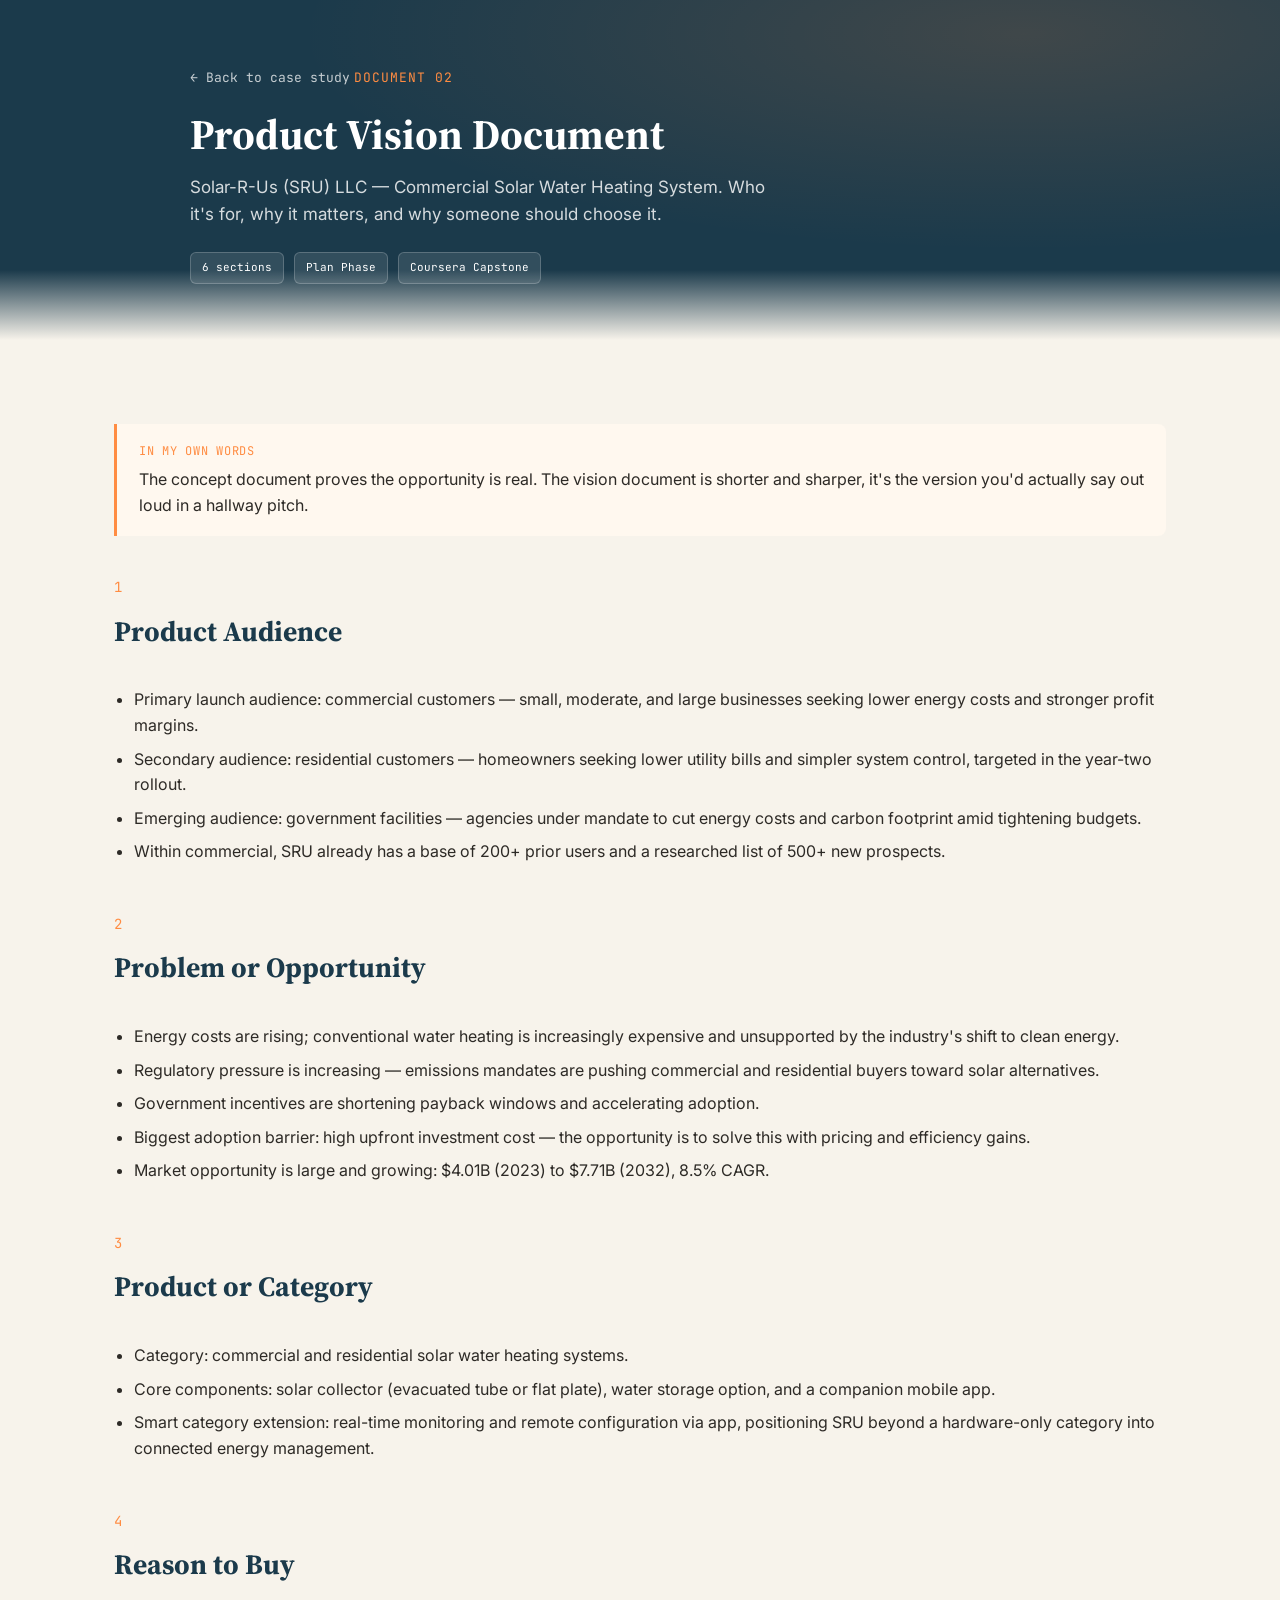
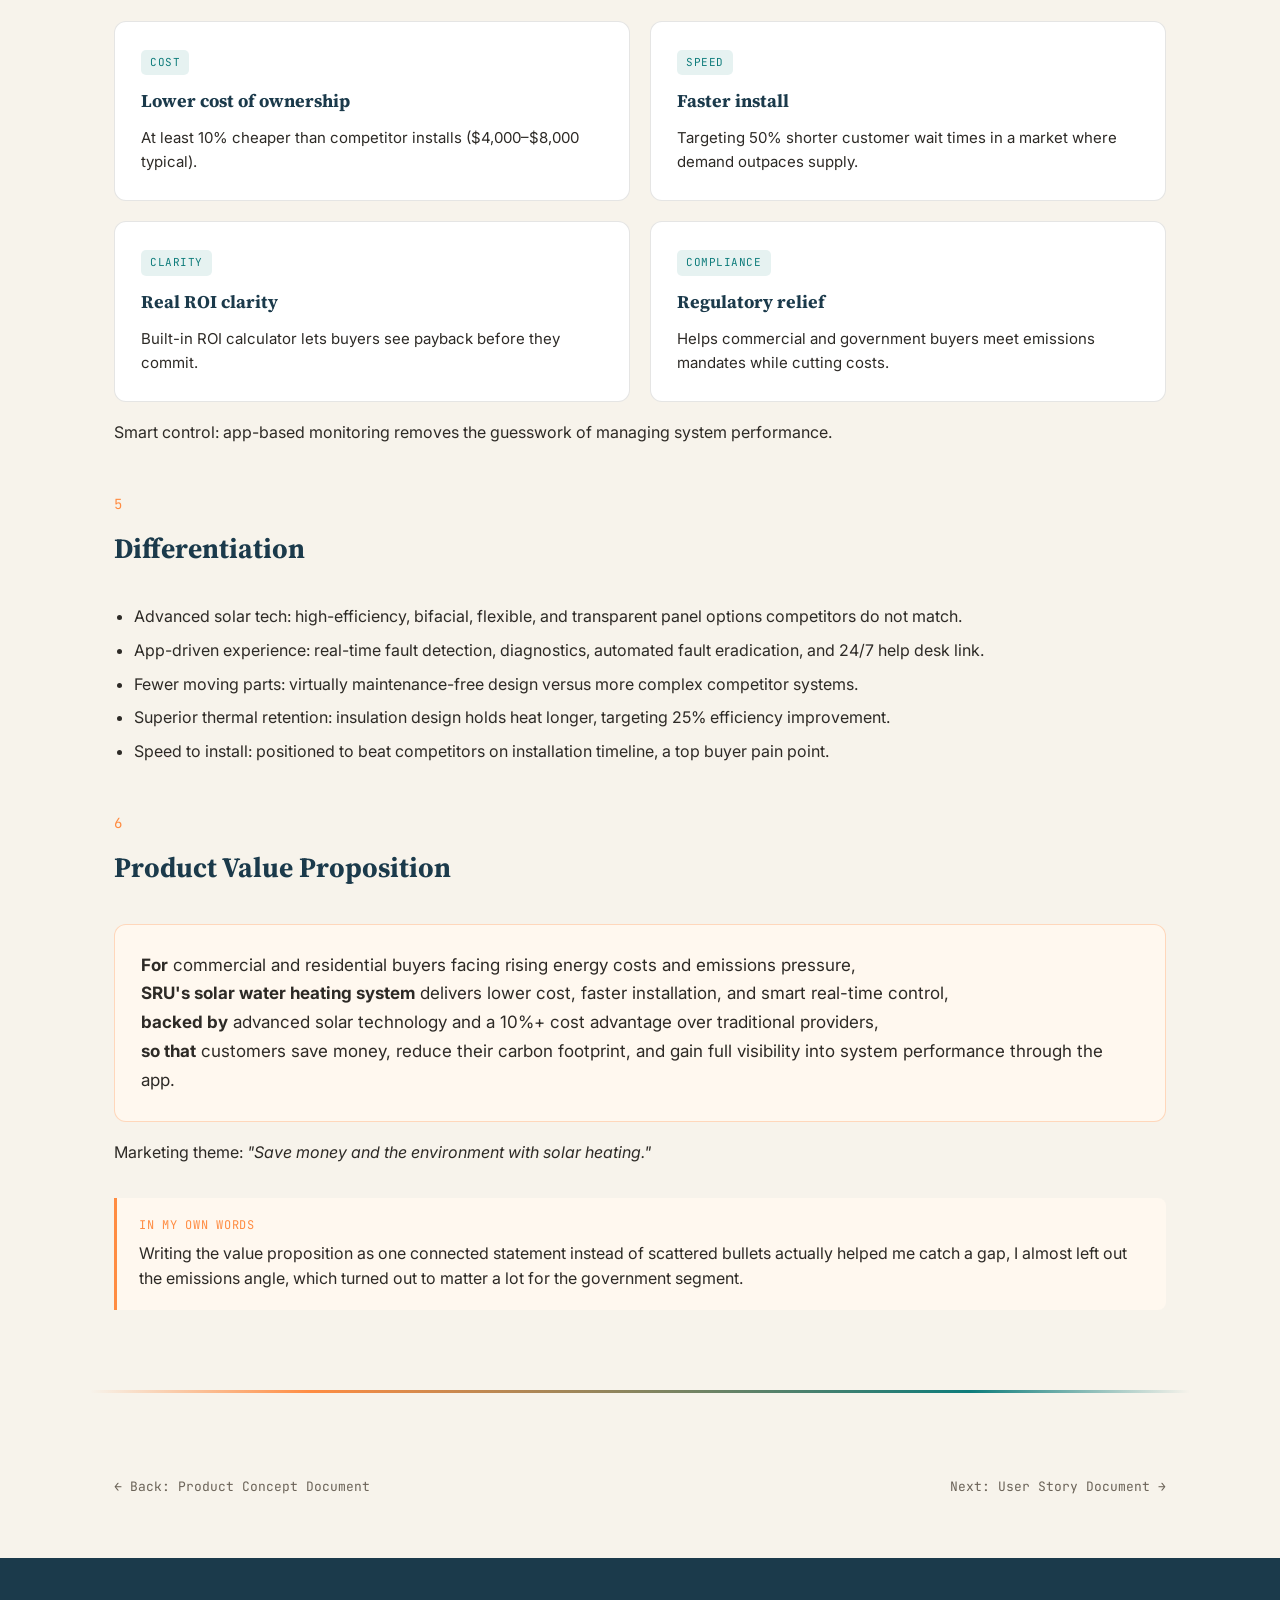
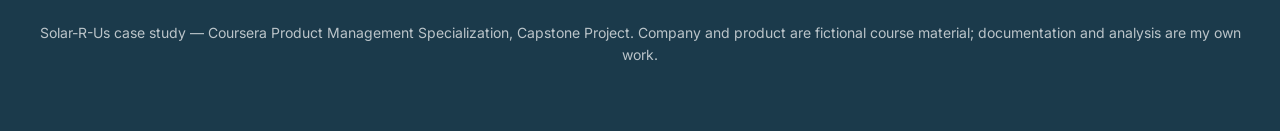
<file: pages/vision.html>
<!DOCTYPE html>
<html lang="en">
<head>
<meta charset="UTF-8">
<meta name="viewport" content="width=device-width, initial-scale=1.0">
<title>Product Vision Document — Solar-R-Us Case Study</title>
<link rel="preconnect" href="https://fonts.googleapis.com">
<link rel="preconnect" href="https://fonts.gstatic.com" crossorigin>
<link href="https://fonts.googleapis.com/css2?family=Source+Serif+4:opsz,wght@8..60,400;8..60,600;8..60,700&family=Inter:wght@400;500;600;700&family=JetBrains+Mono:wght@400;500&display=swap" rel="stylesheet">
<link rel="stylesheet" href="../styles.css">
</head>
<body>
<a href="#main" class="skip-link">Skip to content</a>

<header class="doc-hero">
  <div class="doc-hero-inner">
    <a class="back-link" href="../index.html">← Back to case study</a>
    <span class="eyebrow">Document 02</span>
    <h1>Product Vision Document</h1>
    <p class="lede">Solar-R-Us (SRU) LLC — Commercial Solar Water Heating System. Who it's for, why it matters, and why someone should choose it.</p>
    <div class="doc-meta">
      <span class="badge">6 sections</span>
      <span class="badge">Plan Phase</span>
      <span class="badge">Coursera Capstone</span>
    </div>
  </div>
</header>

<main id="main">
<section class="wrap" style="padding-top:60px;">

  <div class="voice">
    <span class="voice-label">In my own words</span>
    The concept document proves the opportunity is real. The vision document is shorter and sharper, it's the version you'd actually say out loud in a hallway pitch.
  </div>

  <!-- 1 -->
  <div class="section-head" style="margin-top:40px;">
    <span class="section-num">1</span>
    <h3 class="doc-h2">Product Audience</h3>
  </div>
  <ul class="plain">
    <li>Primary launch audience: commercial customers — small, moderate, and large businesses seeking lower energy costs and stronger profit margins.</li>
    <li>Secondary audience: residential customers — homeowners seeking lower utility bills and simpler system control, targeted in the year-two rollout.</li>
    <li>Emerging audience: government facilities — agencies under mandate to cut energy costs and carbon footprint amid tightening budgets.</li>
    <li>Within commercial, SRU already has a base of 200+ prior users and a researched list of 500+ new prospects.</li>
  </ul>

  <!-- 2 -->
  <div class="section-head" style="margin-top:48px;">
    <span class="section-num">2</span>
    <h3 class="doc-h2">Problem or Opportunity</h3>
  </div>
  <ul class="plain">
    <li>Energy costs are rising; conventional water heating is increasingly expensive and unsupported by the industry's shift to clean energy.</li>
    <li>Regulatory pressure is increasing — emissions mandates are pushing commercial and residential buyers toward solar alternatives.</li>
    <li>Government incentives are shortening payback windows and accelerating adoption.</li>
    <li>Biggest adoption barrier: high upfront investment cost — the opportunity is to solve this with pricing and efficiency gains.</li>
    <li>Market opportunity is large and growing: $4.01B (2023) to $7.71B (2032), 8.5% CAGR.</li>
  </ul>

  <!-- 3 -->
  <div class="section-head" style="margin-top:48px;">
    <span class="section-num">3</span>
    <h3 class="doc-h2">Product or Category</h3>
  </div>
  <ul class="plain">
    <li>Category: commercial and residential solar water heating systems.</li>
    <li>Core components: solar collector (evacuated tube or flat plate), water storage option, and a companion mobile app.</li>
    <li>Smart category extension: real-time monitoring and remote configuration via app, positioning SRU beyond a hardware-only category into connected energy management.</li>
  </ul>

  <!-- 4 -->
  <div class="section-head" style="margin-top:48px;">
    <span class="section-num">4</span>
    <h3 class="doc-h2">Reason to Buy</h3>
  </div>
  <div class="grid-2">
    <div class="card"><span class="tag">Cost</span><h3>Lower cost of ownership</h3><p>At least 10% cheaper than competitor installs ($4,000–$8,000 typical).</p></div>
    <div class="card"><span class="tag">Speed</span><h3>Faster install</h3><p>Targeting 50% shorter customer wait times in a market where demand outpaces supply.</p></div>
    <div class="card"><span class="tag">Clarity</span><h3>Real ROI clarity</h3><p>Built-in ROI calculator lets buyers see payback before they commit.</p></div>
    <div class="card"><span class="tag">Compliance</span><h3>Regulatory relief</h3><p>Helps commercial and government buyers meet emissions mandates while cutting costs.</p></div>
  </div>
  <p style="margin-top:18px;">Smart control: app-based monitoring removes the guesswork of managing system performance.</p>

  <!-- 5 -->
  <div class="section-head" style="margin-top:48px;">
    <span class="section-num">5</span>
    <h3 class="doc-h2">Differentiation</h3>
  </div>
  <ul class="plain">
    <li>Advanced solar tech: high-efficiency, bifacial, flexible, and transparent panel options competitors do not match.</li>
    <li>App-driven experience: real-time fault detection, diagnostics, automated fault eradication, and 24/7 help desk link.</li>
    <li>Fewer moving parts: virtually maintenance-free design versus more complex competitor systems.</li>
    <li>Superior thermal retention: insulation design holds heat longer, targeting 25% efficiency improvement.</li>
    <li>Speed to install: positioned to beat competitors on installation timeline, a top buyer pain point.</li>
  </ul>

  <!-- 6 -->
  <div class="section-head" style="margin-top:48px;">
    <span class="section-num">6</span>
    <h3 class="doc-h2">Product Value Proposition</h3>
  </div>
  <div class="card" style="background:#fff8ef; border-color:rgba(255,140,66,0.3);">
    <p style="font-size:17px; line-height:1.7;">
      <b>For</b> commercial and residential buyers facing rising energy costs and emissions pressure,<br>
      <b>SRU's solar water heating system</b> delivers lower cost, faster installation, and smart real-time control,<br>
      <b>backed by</b> advanced solar technology and a 10%+ cost advantage over traditional providers,<br>
      <b>so that</b> customers save money, reduce their carbon footprint, and gain full visibility into system performance through the app.
    </p>
  </div>
  <p style="margin-top:18px;">Marketing theme: <i>"Save money and the environment with solar heating."</i></p>

  <div class="voice" style="margin-top:32px;">
    <span class="voice-label">In my own words</span>
    Writing the value proposition as one connected statement instead of scattered bullets actually helped me catch a gap, I almost left out the emissions angle, which turned out to matter a lot for the government segment.
  </div>

</section>

<div class="horizon-wrap"><div class="horizon"></div></div>

<nav class="doc-nav" style="padding-bottom:60px;">
  <a href="concept.html">← Back: Product Concept Document</a>
  <a href="user-stories.html">Next: User Story Document →</a>
</nav>

</main>

<footer>
  <p>Solar-R-Us case study — Coursera Product Management Specialization, Capstone Project. Company and product are fictional course material; documentation and analysis are my own work.</p>
</footer>

</body>
</html>
</file>
<file: styles.css>
/* ============================================================
   SRU Case Study — Shared Stylesheet
   Used by index.html and all /pages/*.html sub-pages
   ============================================================ */

:root{
  --teal-deep:#1B3A4B;
  --orange:#FF8C42;
  --paper:#F7F3EB;
  --ink:#2D2A26;
  --water:#0E7C7B;
  --card:#FFFFFF;
  --line:rgba(45,42,38,0.12);
  --muted:#6b6358;
}
*{box-sizing:border-box;}
html{scroll-behavior:smooth;}
body{
  margin:0;
  background:var(--paper);
  color:var(--ink);
  font-family:'Inter',sans-serif;
  line-height:1.6;
  -webkit-font-smoothing:antialiased;
}
h1,h2,h3,h4{
  font-family:'Source Serif 4',serif;
  font-weight:700;
  margin:0;
  color:var(--teal-deep);
}
.mono{font-family:'JetBrains Mono',monospace;}
a{color:var(--water);}

.skip-link{position:absolute; left:-999px; top:0; background:var(--teal-deep); color:#fff; padding:10px 16px; z-index:100;}
.skip-link:focus{left:10px; top:10px;}

.horizon{
  height:3px;
  margin:0 auto;
  max-width:1100px;
  background:linear-gradient(90deg, transparent 0%, var(--orange) 20%, var(--water) 80%, transparent 100%);
  border-radius:2px;
}
.horizon-wrap{padding:56px 24px;}

.wrap{max-width:1100px; margin:0 auto; padding:0 24px;}
.narrow{max-width:760px; margin:0 auto; padding:0 24px;}

/* ---------- Hero (full-size, used on index) ---------- */
.hero{
  background:
    radial-gradient(ellipse at 70% 20%, rgba(255,140,66,0.18), transparent 55%),
    radial-gradient(ellipse at 20% 80%, rgba(14,124,123,0.16), transparent 55%),
    var(--teal-deep);
  color:#fff;
  padding:120px 24px 90px;
  position:relative;
  overflow:hidden;
}
.hero::after{
  content:"";
  position:absolute; left:0; right:0; bottom:0; height:120px;
  background:linear-gradient(180deg, transparent, var(--paper));
}
.hero-inner{max-width:1100px; margin:0 auto; position:relative; z-index:2;}

/* ---------- Doc-page header (compact, used on sub-pages) ---------- */
.doc-hero{
  background:
    radial-gradient(ellipse at 80% 10%, rgba(255,140,66,0.16), transparent 50%),
    var(--teal-deep);
  color:#fff;
  padding:64px 24px 56px;
  position:relative;
  overflow:hidden;
}
.doc-hero::after{
  content:"";
  position:absolute; left:0; right:0; bottom:0; height:70px;
  background:linear-gradient(180deg, transparent, var(--paper));
}
.doc-hero-inner{max-width:900px; margin:0 auto; position:relative; z-index:2;}
.back-link{
  display:inline-flex; align-items:center; gap:6px;
  font-family:'JetBrains Mono',monospace;
  font-size:13px;
  color:rgba(255,255,255,0.75);
  text-decoration:none;
  margin-bottom:22px;
}
.back-link:hover{color:#fff;}
.doc-hero h1{
  color:#fff;
  font-size:clamp(28px, 5vw, 42px);
  line-height:1.12;
}
.doc-hero p.lede{
  margin-top:16px;
  font-size:17px;
  color:rgba(255,255,255,0.82);
  max-width:600px;
}
.doc-meta{
  margin-top:24px;
  display:flex; flex-wrap:wrap; gap:10px;
}
.doc-meta .badge{
  font-family:'JetBrains Mono',monospace; font-size:11px;
  background:rgba(255,255,255,0.1); border:1px solid rgba(255,255,255,0.2);
  padding:6px 11px; border-radius:6px; color:#fff;
}

.eyebrow{
  font-family:'JetBrains Mono',monospace;
  font-size:13px;
  letter-spacing:0.08em;
  text-transform:uppercase;
  color:var(--orange);
  margin-bottom:18px;
  display:inline-block;
}
.hero h1{
  color:#fff;
  font-size:clamp(34px, 6vw, 58px);
  line-height:1.08;
  max-width:780px;
}
.hero p.lede{
  margin-top:22px;
  font-size:19px;
  color:rgba(255,255,255,0.82);
  max-width:600px;
  font-family:'Inter',sans-serif;
}
.disclaimer-pill{
  margin-top:32px;
  display:inline-flex;
  align-items:flex-start;
  gap:10px;
  background:rgba(255,255,255,0.08);
  border:1px solid rgba(255,255,255,0.18);
  border-radius:10px;
  padding:14px 18px;
  font-size:14px;
  color:rgba(255,255,255,0.78);
  max-width:600px;
}

section{padding:0 24px 90px;}
.section-head{margin-bottom:34px;}
.section-num{
  font-family:'JetBrains Mono',monospace;
  color:var(--orange);
  font-size:14px;
  letter-spacing:0.05em;
  display:block;
  margin-bottom:10px;
}
.section-head h2{font-size:clamp(26px,4vw,36px);}
.section-head h3.doc-h2{font-size:clamp(22px,3.4vw,28px); margin-top:8px;}
.section-head p.sub{color:var(--muted); margin-top:10px; font-size:17px; max-width:680px;}

.voice{
  border-left:3px solid var(--orange);
  background:#fff8ef;
  padding:18px 22px;
  border-radius:0 8px 8px 0;
  margin:24px 0;
  font-size:16px;
}
.voice .voice-label{
  font-family:'JetBrains Mono',monospace;
  font-size:12px;
  text-transform:uppercase;
  letter-spacing:0.06em;
  color:var(--orange);
  display:block;
  margin-bottom:6px;
}

.card{
  background:var(--card);
  border:1px solid var(--line);
  border-radius:12px;
  padding:26px;
}
.grid-2{display:grid; grid-template-columns:1fr 1fr; gap:20px;}
.grid-3{display:grid; grid-template-columns:repeat(3,1fr); gap:20px;}
.grid-4{display:grid; grid-template-columns:repeat(4,1fr); gap:18px;}
@media(max-width:760px){ .grid-2,.grid-3,.grid-4{grid-template-columns:1fr;} }

.card h3{font-size:18px; margin-bottom:10px;}
.card h4{font-size:15px; margin:18px 0 8px; color:var(--water);}
.card p{margin:0; color:var(--ink); font-size:15px;}
.tag{
  display:inline-block;
  font-family:'JetBrains Mono',monospace;
  font-size:11px;
  text-transform:uppercase;
  letter-spacing:0.05em;
  background:rgba(14,124,123,0.1);
  color:var(--water);
  padding:4px 9px;
  border-radius:5px;
  margin-bottom:12px;
}

ul.plain{margin:14px 0 0; padding-left:20px;}
ul.plain li{margin-bottom:8px;}
.card ul.plain{margin-top:10px;}

.stats{display:grid; grid-template-columns:repeat(4,1fr); gap:18px; margin-top:10px;}
@media(max-width:760px){.stats{grid-template-columns:repeat(2,1fr);}}
.stat{background:#fff; border:1px solid var(--line); border-radius:12px; padding:20px;}
.stat .num{font-family:'Source Serif 4',serif; font-weight:700; font-size:30px; color:var(--teal-deep);}
.stat .label{font-size:13px; color:var(--muted); margin-top:4px;}

.chart-card{background:#fff; border:1px solid var(--line); border-radius:12px; padding:24px;}
.chart-title{font-size:15px; font-weight:600; margin-bottom:4px; color:var(--teal-deep);}
.chart-sub{font-size:13px; color:var(--muted); margin-bottom:18px;}

.bars{display:flex; align-items:flex-end; gap:14px; height:220px; padding-top:10px;}
.bar-col{flex:1; display:flex; flex-direction:column; align-items:center; justify-content:flex-end; height:100%;}
.bar{
  width:100%;
  max-width:54px;
  border-radius:6px 6px 0 0;
  background:linear-gradient(180deg, var(--orange), #e76f2c);
  position:relative;
}
.bar.alt{background:linear-gradient(180deg, var(--water), #0a5b5a);}
.bar-val{
  font-family:'JetBrains Mono',monospace;
  font-size:12px;
  margin-bottom:6px;
  color:var(--ink);
}
.bar-label{font-size:12px; color:var(--muted); margin-top:8px; text-align:center;}

.legend{display:flex; gap:18px; margin-top:14px; font-size:12px; color:var(--muted); flex-wrap:wrap;}
.legend span{display:inline-flex; align-items:center; gap:6px;}
.dot{width:9px; height:9px; border-radius:50%; display:inline-block;}

table{width:100%; border-collapse:collapse; font-size:14px;}
th,td{text-align:left; padding:10px 12px; border-bottom:1px solid var(--line);}
th{font-family:'JetBrains Mono',monospace; font-size:12px; text-transform:uppercase; letter-spacing:0.04em; color:var(--muted); font-weight:500;}
.table-wrap{overflow-x:auto; background:#fff; border:1px solid var(--line); border-radius:12px; padding:6px 20px;}

.doc-list{display:grid; gap:14px; margin-top:10px;}
.doc-row{
  display:flex; align-items:center; justify-content:space-between;
  background:#fff; border:1px solid var(--line); border-radius:10px;
  padding:16px 20px;
  text-decoration:none;
  color:inherit;
  transition:border-color .15s ease, transform .15s ease;
}
.doc-row:hover{border-color:var(--orange); transform:translateY(-1px);}
.doc-row .name{font-weight:600; color:var(--teal-deep);}
.doc-row .desc{font-size:13px; color:var(--muted); margin-top:2px;}
.badge{
  font-family:'JetBrains Mono',monospace; font-size:11px;
  background:var(--paper); border:1px solid var(--line);
  padding:5px 10px; border-radius:6px; color:var(--ink); white-space:nowrap;
}

footer{
  background:var(--teal-deep); color:rgba(255,255,255,0.7);
  padding:50px 24px; text-align:center; font-size:14px;
}
footer a{color:var(--orange);}

.acc{color:var(--orange);}
.acc-w{color:var(--water);}

.tl{position:relative; padding-left:28px; margin-top:18px;}
.tl::before{content:""; position:absolute; left:6px; top:4px; bottom:4px; width:2px; background:linear-gradient(180deg, var(--orange), var(--water));}
.tl-item{position:relative; margin-bottom:22px;}
.tl-item::before{content:""; position:absolute; left:-28px; top:4px; width:11px; height:11px; border-radius:50%; background:var(--orange); border:2px solid #fff; box-shadow:0 0 0 2px var(--orange);}
.tl-item h4{margin:0 0 4px; font-size:15px; color:var(--teal-deep); font-family:'Inter',sans-serif; font-weight:600;}
.tl-item p{margin:0; font-size:14px; color:var(--muted);}

/* ---------- Document-specific blocks ---------- */
.story-block{
  background:#fff; border:1px solid var(--line); border-radius:12px;
  padding:22px 24px; margin-bottom:18px;
}
.story-id{
  display:inline-block;
  font-family:'JetBrains Mono',monospace;
  font-size:12px; font-weight:600;
  background:rgba(27,58,75,0.07); color:var(--teal-deep);
  padding:4px 10px; border-radius:6px;
  margin-bottom:12px;
}
.story-sentence{font-size:16px; margin-bottom:14px;}
.story-sentence b{color:var(--teal-deep);}
.ac-label{
  font-family:'JetBrains Mono',monospace; font-size:12px;
  text-transform:uppercase; letter-spacing:0.05em;
  color:var(--water); margin-bottom:6px; display:block;
}

.field-table{display:grid; grid-template-columns:220px 1fr; border:1px solid var(--line); border-radius:12px; overflow:hidden; background:#fff;}
.field-table .ft-label{
  background:var(--teal-deep); color:#fff; font-weight:600; font-size:14px;
  padding:14px 16px; display:flex; align-items:center;
}
.field-table .ft-value{padding:14px 16px; font-size:14px; border-bottom:1px solid var(--line);}
.field-table .ft-label{border-bottom:1px solid rgba(255,255,255,0.12);}
@media(max-width:700px){
  .field-table{grid-template-columns:1fr;}
  .field-table .ft-label{padding:10px 16px;}
}

.doc-nav{
  display:flex; justify-content:space-between; align-items:center;
  flex-wrap:wrap; gap:12px;
  padding:28px 24px 0;
  max-width:1100px; margin:0 auto;
}
.doc-nav a{
  font-family:'JetBrains Mono',monospace; font-size:13px;
  text-decoration:none; color:var(--muted);
  display:inline-flex; align-items:center; gap:6px;
}
.doc-nav a:hover{color:var(--orange);}

@media (prefers-reduced-motion: reduce){
  html{scroll-behavior:auto;}
}
</file>
